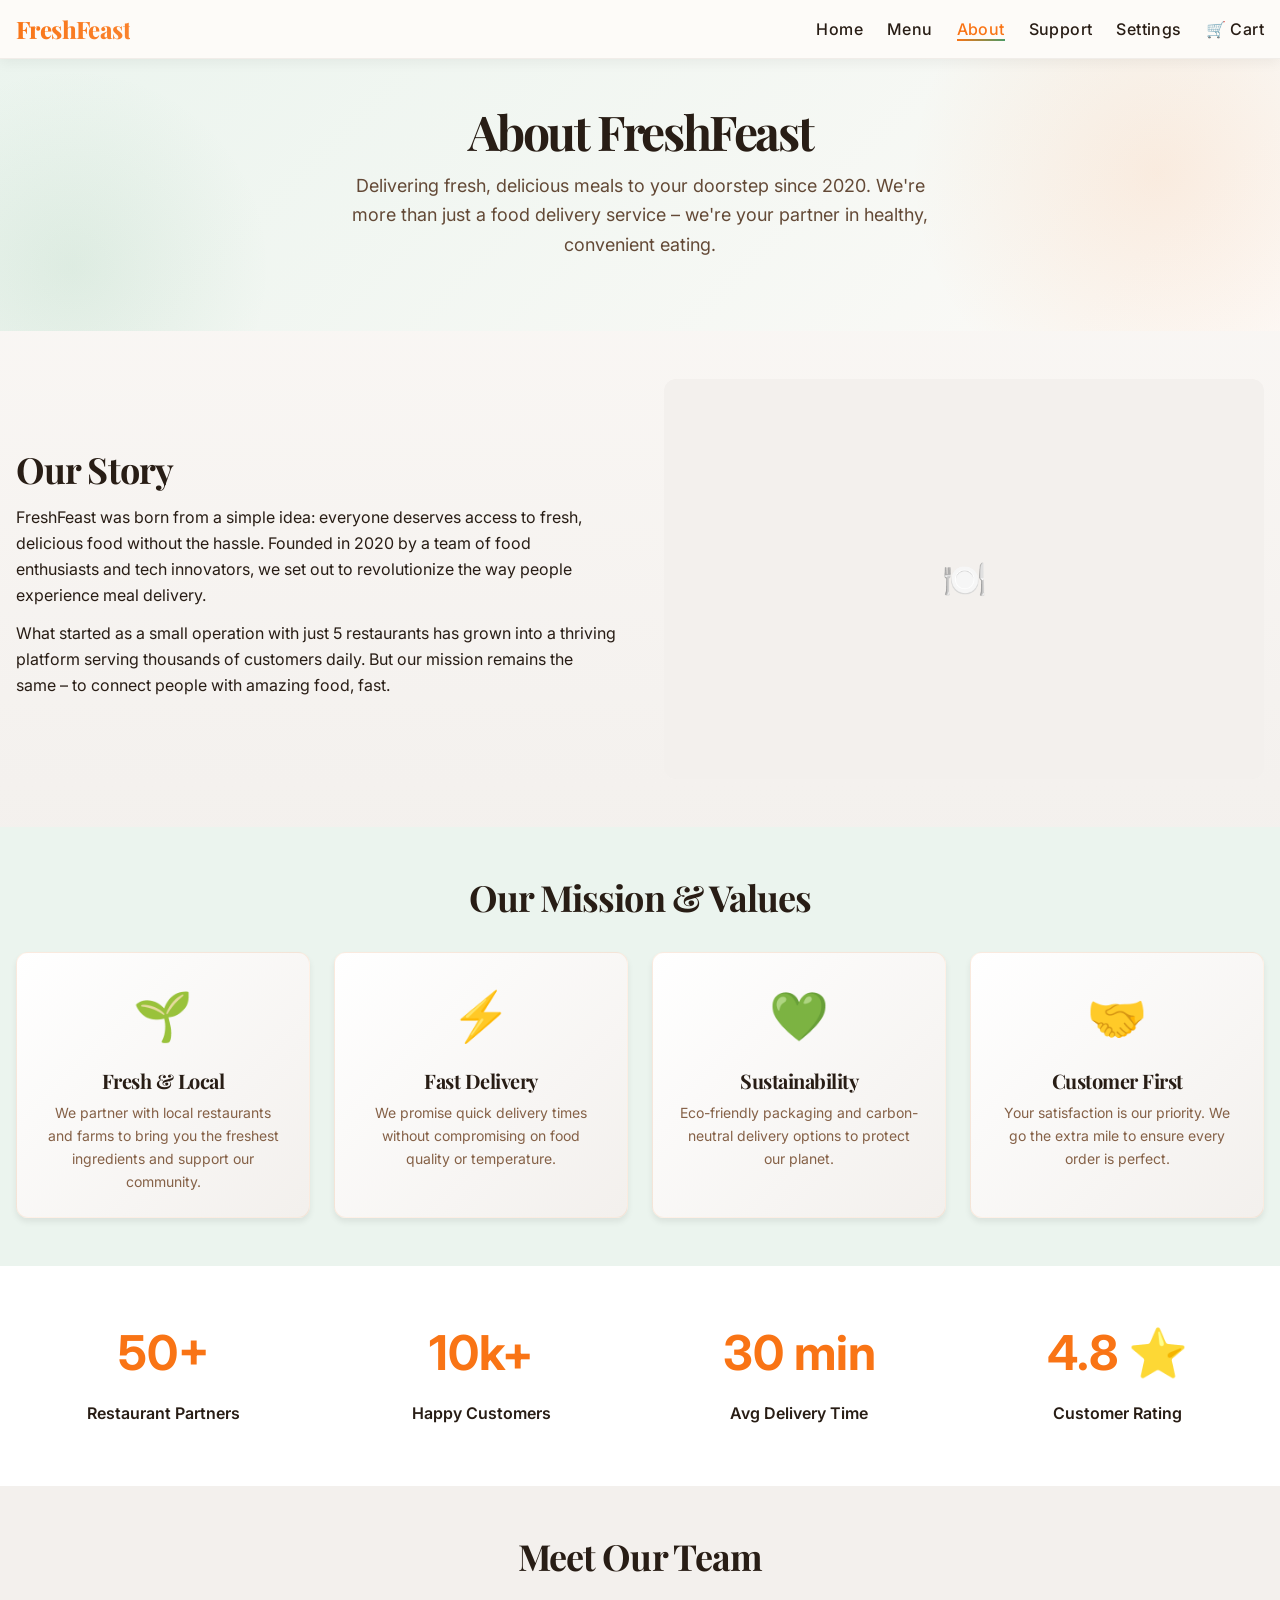
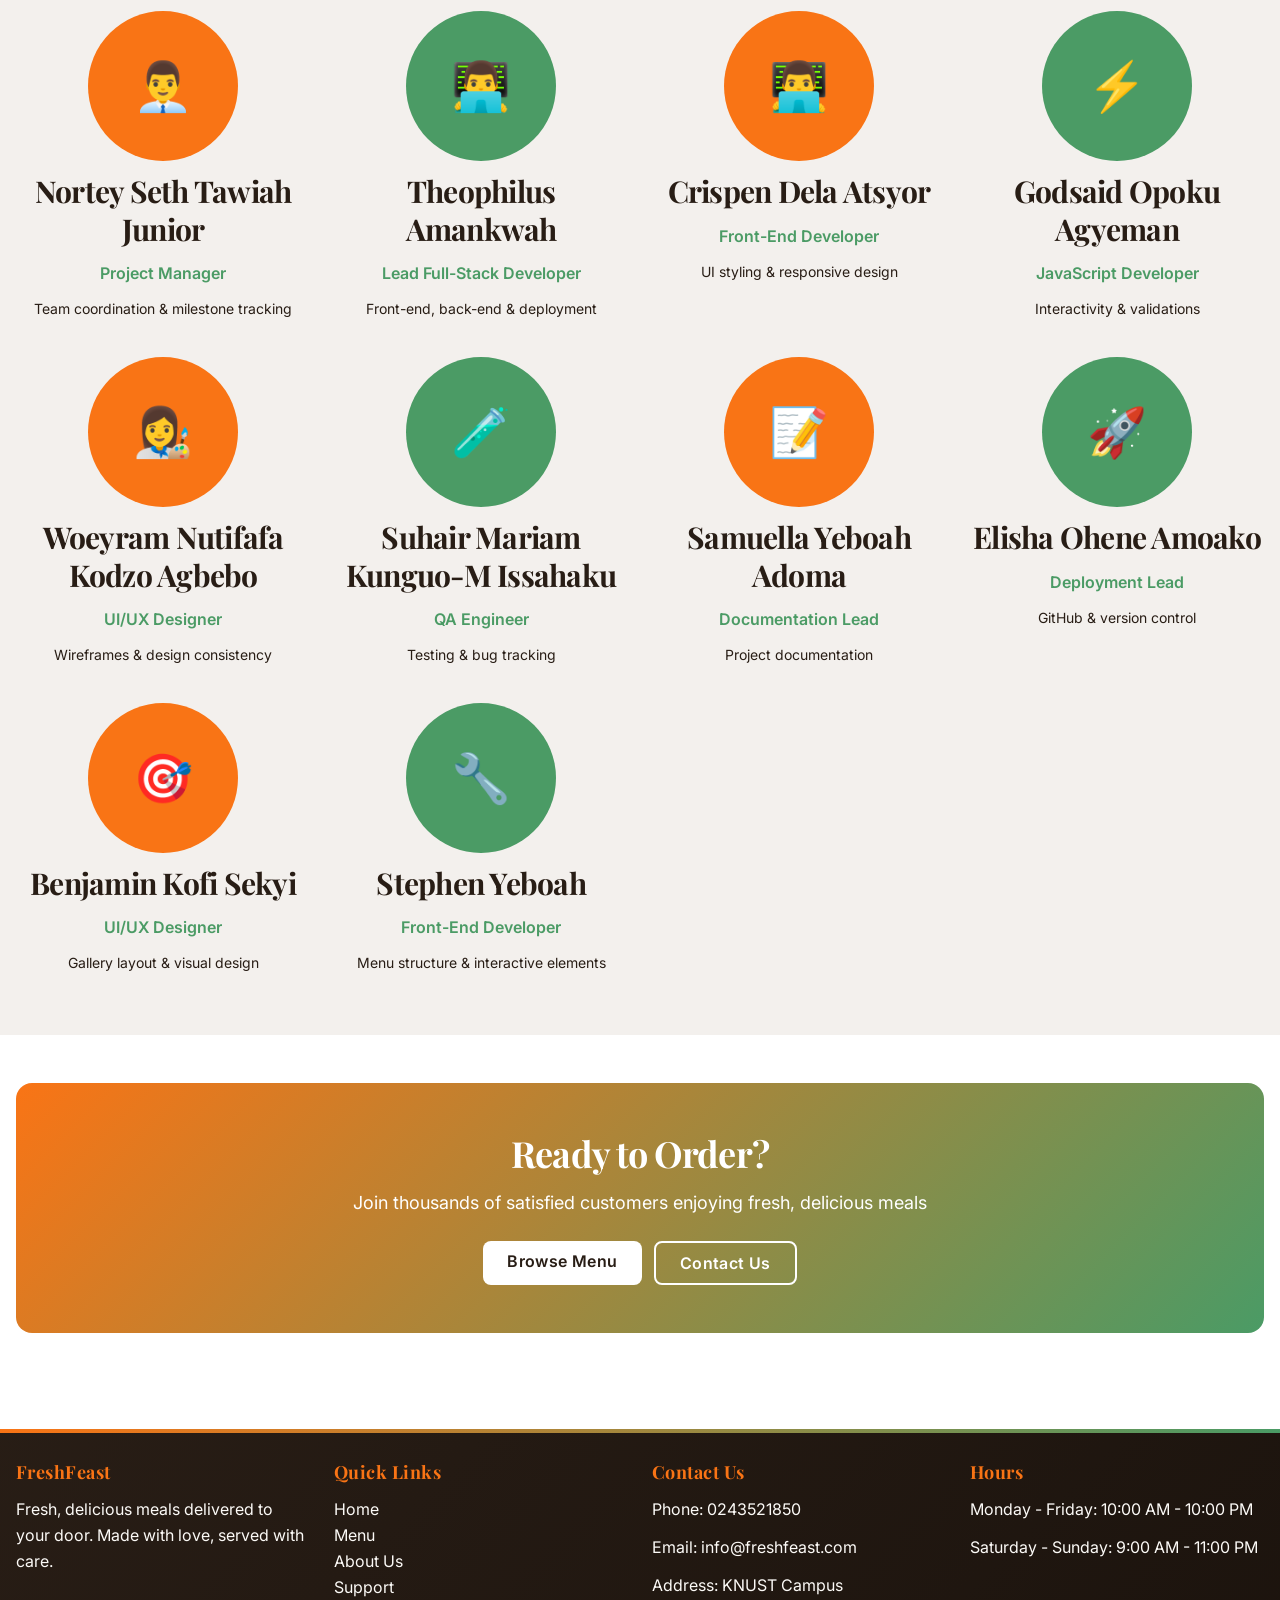
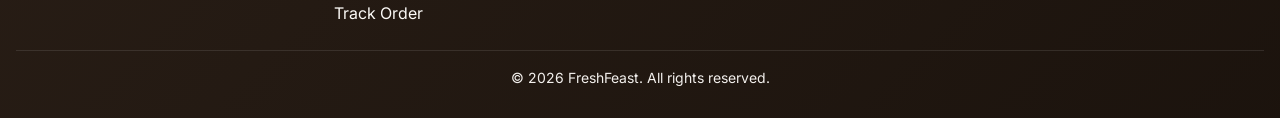
<file: about.html>
<!DOCTYPE html>
<html lang="en">
<head>
  <meta charset="UTF-8">
  <meta name="viewport" content="width=device-width, initial-scale=1.0">
  <meta name="description" content="Learn more about FreshFeast - our story, mission, and values">
  <title>About Us - FreshFeast</title>
  <link rel="stylesheet" href="css/styles.css">
</head>
<body>
  <!-- Navigation -->
  <nav class="navbar">
    <div class="container nav-container">
      <a href="index.html" class="logo">FreshFeast</a>
      
      <button class="mobile-menu-toggle" id="mobileMenuToggle" aria-label="Toggle menu">
        <span></span>
        <span></span>
        <span></span>
      </button>
      
      <ul class="nav-menu" id="navMenu">
        <li><a href="index.html" class="nav-link">Home</a></li>
        <li><a href="menu.html" class="nav-link">Menu</a></li>
        <li><a href="about.html" class="nav-link active">About</a></li>
        <li><a href="support.html" class="nav-link">Support</a></li>
        <li><a href="preferences.html" class="nav-link">Settings</a></li>
        <li><a href="cart.html" class="nav-link" style="position: relative;">🛒 Cart <span class="cart-badge" style="position: absolute; top: -8px; right: -8px; background: var(--primary); color: white; border-radius: 50%; width: 20px; height: 20px; font-size: 12px; display: none; align-items: center; justify-content: center; font-weight: bold;">0</span></a></li>
      </ul>
    </div>
  </nav>

  <!-- Hero Section -->
  <section class="hero" style="padding: var(--spacing-3xl) 0; background: linear-gradient(135deg, var(--secondary) 0%, var(--background) 100%);">
    <div class="container">
      <div style="max-width: 700px; margin: 0 auto; text-align: center;">
        <h1>About FreshFeast</h1>
        <p style="font-size: var(--text-lg); margin-top: var(--spacing-lg);">Delivering fresh, delicious meals to your doorstep since 2020. We're more than just a food delivery service – we're your partner in healthy, convenient eating.</p>
      </div>
    </div>
  </section>

  <!-- Our Story -->
  <section class="section-padding">
    <div class="container">
      <div style="display: grid; grid-template-columns: 1fr 1fr; gap: var(--spacing-3xl); align-items: center;">
        <div>
          <h2>Our Story</h2>
          <p>FreshFeast was born from a simple idea: everyone deserves access to fresh, delicious food without the hassle. Founded in 2020 by a team of food enthusiasts and tech innovators, we set out to revolutionize the way people experience meal delivery.</p>
          <p>What started as a small operation with just 5 restaurants has grown into a thriving platform serving thousands of customers daily. But our mission remains the same – to connect people with amazing food, fast.</p>
        </div>
        <div style="background-color: var(--muted); height: 400px; border-radius: var(--radius-lg); display: flex; align-items: center; justify-content: center; font-size: var(--text-4xl);">
          🍽️
        </div>
      </div>
    </div>
  </section>

  <!-- Mission & Values -->
  <section class="section-padding" style="background-color: var(--secondary);">
    <div class="container">
      <h2 style="text-align: center; margin-bottom: var(--spacing-2xl);">Our Mission & Values</h2>
      
      <div class="features-grid">
        <div class="feature-card">
          <div class="feature-icon">🌱</div>
          <h3>Fresh & Local</h3>
          <p>We partner with local restaurants and farms to bring you the freshest ingredients and support our community.</p>
        </div>
        
        <div class="feature-card">
          <div class="feature-icon">⚡</div>
          <h3>Fast Delivery</h3>
          <p>We promise quick delivery times without compromising on food quality or temperature.</p>
        </div>
        
        <div class="feature-card">
          <div class="feature-icon">💚</div>
          <h3>Sustainability</h3>
          <p>Eco-friendly packaging and carbon-neutral delivery options to protect our planet.</p>
        </div>
        
        <div class="feature-card">
          <div class="feature-icon">🤝</div>
          <h3>Customer First</h3>
          <p>Your satisfaction is our priority. We go the extra mile to ensure every order is perfect.</p>
        </div>
      </div>
    </div>
  </section>

  <!-- Stats Section -->
  <section class="section-padding">
    <div class="container">
      <div style="display: grid; grid-template-columns: repeat(auto-fit, minmax(200px, 1fr)); gap: var(--spacing-xl); text-align: center;">
        <div>
          <div style="font-size: var(--text-5xl); font-weight: 700; color: var(--primary); margin-bottom: var(--spacing-sm);">50+</div>
          <p style="font-weight: 600;">Restaurant Partners</p>
        </div>
        <div>
          <div style="font-size: var(--text-5xl); font-weight: 700; color: var(--primary); margin-bottom: var(--spacing-sm);">10k+</div>
          <p style="font-weight: 600;">Happy Customers</p>
        </div>
        <div>
          <div style="font-size: var(--text-5xl); font-weight: 700; color: var(--primary); margin-bottom: var(--spacing-sm);">30 min</div>
          <p style="font-weight: 600;">Avg Delivery Time</p>
        </div>
        <div>
          <div style="font-size: var(--text-5xl); font-weight: 700; color: var(--primary); margin-bottom: var(--spacing-sm);">4.8 ⭐</div>
          <p style="font-weight: 600;">Customer Rating</p>
        </div>
      </div>
    </div>
  </section>

  <!-- Team Section -->
  <section class="section-padding" style="background-color: var(--muted);">
    <div class="container">
      <h2 style="text-align: center; margin-bottom: var(--spacing-2xl);">Meet Our Team</h2>
      
      <div style="display: grid; grid-template-columns: repeat(auto-fit, minmax(250px, 1fr)); gap: var(--spacing-xl);">
        <div style="text-align: center;">
          <div style="width: 150px; height: 150px; border-radius: 50%; background-color: var(--primary); margin: 0 auto var(--spacing-md); display: flex; align-items: center; justify-content: center; font-size: var(--text-5xl);">👨‍💼</div>
          <h3>Nortey Seth Tawiah Junior</h3>
          <p style="color: var(--accent); font-weight: 600;">Project Manager</p>
          <p style="font-size: var(--text-sm);">Team coordination & milestone tracking</p>
        </div>
        
        <div style="text-align: center;">
          <div style="width: 150px; height: 150px; border-radius: 50%; background-color: var(--accent); margin: 0 auto var(--spacing-md); display: flex; align-items: center; justify-content: center; font-size: var(--text-5xl);">👨‍💻</div>
          <h3>Theophilus Amankwah</h3>
          <p style="color: var(--accent); font-weight: 600;">Lead Full-Stack Developer</p>
          <p style="font-size: var(--text-sm);">Front-end, back-end & deployment</p>
        </div>
        
        <div style="text-align: center;">
          <div style="width: 150px; height: 150px; border-radius: 50%; background-color: var(--primary); margin: 0 auto var(--spacing-md); display: flex; align-items: center; justify-content: center; font-size: var(--text-5xl);">👨‍💻</div>
          <h3>Crispen Dela Atsyor</h3>
          <p style="color: var(--accent); font-weight: 600;">Front-End Developer</p>
          <p style="font-size: var(--text-sm);">UI styling & responsive design</p>
        </div>
        
        <div style="text-align: center;">
          <div style="width: 150px; height: 150px; border-radius: 50%; background-color: var(--accent); margin: 0 auto var(--spacing-md); display: flex; align-items: center; justify-content: center; font-size: var(--text-5xl);">⚡</div>
          <h3>Godsaid Opoku Agyeman</h3>
          <p style="color: var(--accent); font-weight: 600;">JavaScript Developer</p>
          <p style="font-size: var(--text-sm);">Interactivity & validations</p>
        </div>
        
        <div style="text-align: center;">
          <div style="width: 150px; height: 150px; border-radius: 50%; background-color: var(--primary); margin: 0 auto var(--spacing-md); display: flex; align-items: center; justify-content: center; font-size: var(--text-5xl);">👩‍🎨</div>
          <h3>Woeyram Nutifafa Kodzo Agbebo</h3>
          <p style="color: var(--accent); font-weight: 600;">UI/UX Designer</p>
          <p style="font-size: var(--text-sm);">Wireframes & design consistency</p>
        </div>
        
        <div style="text-align: center;">
          <div style="width: 150px; height: 150px; border-radius: 50%; background-color: var(--accent); margin: 0 auto var(--spacing-md); display: flex; align-items: center; justify-content: center; font-size: var(--text-5xl);">🧪</div>
          <h3>Suhair Mariam Kunguo-M Issahaku</h3>
          <p style="color: var(--accent); font-weight: 600;">QA Engineer</p>
          <p style="font-size: var(--text-sm);">Testing & bug tracking</p>
        </div>
        
        <div style="text-align: center;">
          <div style="width: 150px; height: 150px; border-radius: 50%; background-color: var(--primary); margin: 0 auto var(--spacing-md); display: flex; align-items: center; justify-content: center; font-size: var(--text-5xl);">📝</div>
          <h3>Samuella Yeboah Adoma</h3>
          <p style="color: var(--accent); font-weight: 600;">Documentation Lead</p>
          <p style="font-size: var(--text-sm);">Project documentation</p>
        </div>
        
        <div style="text-align: center;">
          <div style="width: 150px; height: 150px; border-radius: 50%; background-color: var(--accent); margin: 0 auto var(--spacing-md); display: flex; align-items: center; justify-content: center; font-size: var(--text-5xl);">🚀</div>
          <h3>Elisha Ohene Amoako</h3>
          <p style="color: var(--accent); font-weight: 600;">Deployment Lead</p>
          <p style="font-size: var(--text-sm);">GitHub & version control</p>
        </div>
        
        <div style="text-align: center;">
          <div style="width: 150px; height: 150px; border-radius: 50%; background-color: var(--primary); margin: 0 auto var(--spacing-md); display: flex; align-items: center; justify-content: center; font-size: var(--text-5xl);">🎯</div>
          <h3>Benjamin Kofi Sekyi</h3>
          <p style="color: var(--accent); font-weight: 600;">UI/UX Designer</p>
          <p style="font-size: var(--text-sm);">Gallery layout & visual design</p>
        </div>
        
        <div style="text-align: center;">
          <div style="width: 150px; height: 150px; border-radius: 50%; background-color: var(--accent); margin: 0 auto var(--spacing-md); display: flex; align-items: center; justify-content: center; font-size: var(--text-5xl);">🔧</div>
          <h3>Stephen Yeboah</h3>
          <p style="color: var(--accent); font-weight: 600;">Front-End Developer</p>
          <p style="font-size: var(--text-sm);">Menu structure & interactive elements</p>
        </div>
      </div>
    </div>
  </section>

  <!-- CTA Section -->
  <section class="section-padding">
    <div class="container">
      <div style="background: linear-gradient(135deg, var(--primary), var(--accent)); padding: var(--spacing-3xl); border-radius: var(--radius-xl); text-align: center; color: white;">
        <h2 style="color: white;">Ready to Order?</h2>
        <p style="font-size: var(--text-lg); margin-bottom: var(--spacing-xl);">Join thousands of satisfied customers enjoying fresh, delicious meals</p>
        <div style="display: flex; gap: var(--spacing-md); justify-content: center; flex-wrap: wrap;">
          <a href="menu.html" class="btn" style="background: white; color: var(--foreground);">Browse Menu</a>
          <a href="support.html" class="btn" style="background: transparent; border: 2px solid white; color: white;">Contact Us</a>
        </div>
      </div>
    </div>
  </section>

  <!-- Footer -->
  <footer class="footer">
    <div class="container">
      <div class="footer-content">
        <div class="footer-section">
          <h3>FreshFeast</h3>
          <p>Fresh, delicious meals delivered to your door. Made with love, served with care.</p>
        </div>
        
        <div class="footer-section">
          <h3>Quick Links</h3>
          <ul>
            <li><a href="index.html">Home</a></li>
            <li><a href="menu.html">Menu</a></li>
            <li><a href="about.html">About Us</a></li>
            <li><a href="support.html">Support</a></li>
            <li><a href="track-order.html">Track Order</a></li>
          </ul>
        </div>
        
        <div class="footer-section">
          <h3>Contact Us</h3>
          <p>Phone: 0243521850</p>
          <p>Email: info@freshfeast.com</p>
          <p>Address: KNUST Campus</p>
        </div>
        
        <div class="footer-section">
          <h3>Hours</h3>
          <p>Monday - Friday: 10:00 AM - 10:00 PM</p>
          <p>Saturday - Sunday: 9:00 AM - 11:00 PM</p>
        </div>
      </div>
      
      <div class="footer-bottom">
        <p>&copy; 2026 FreshFeast. All rights reserved.</p>
      </div>
    </div>
  </footer>

  <script src="js/script.js"></script>
</body>
</html>
</file>
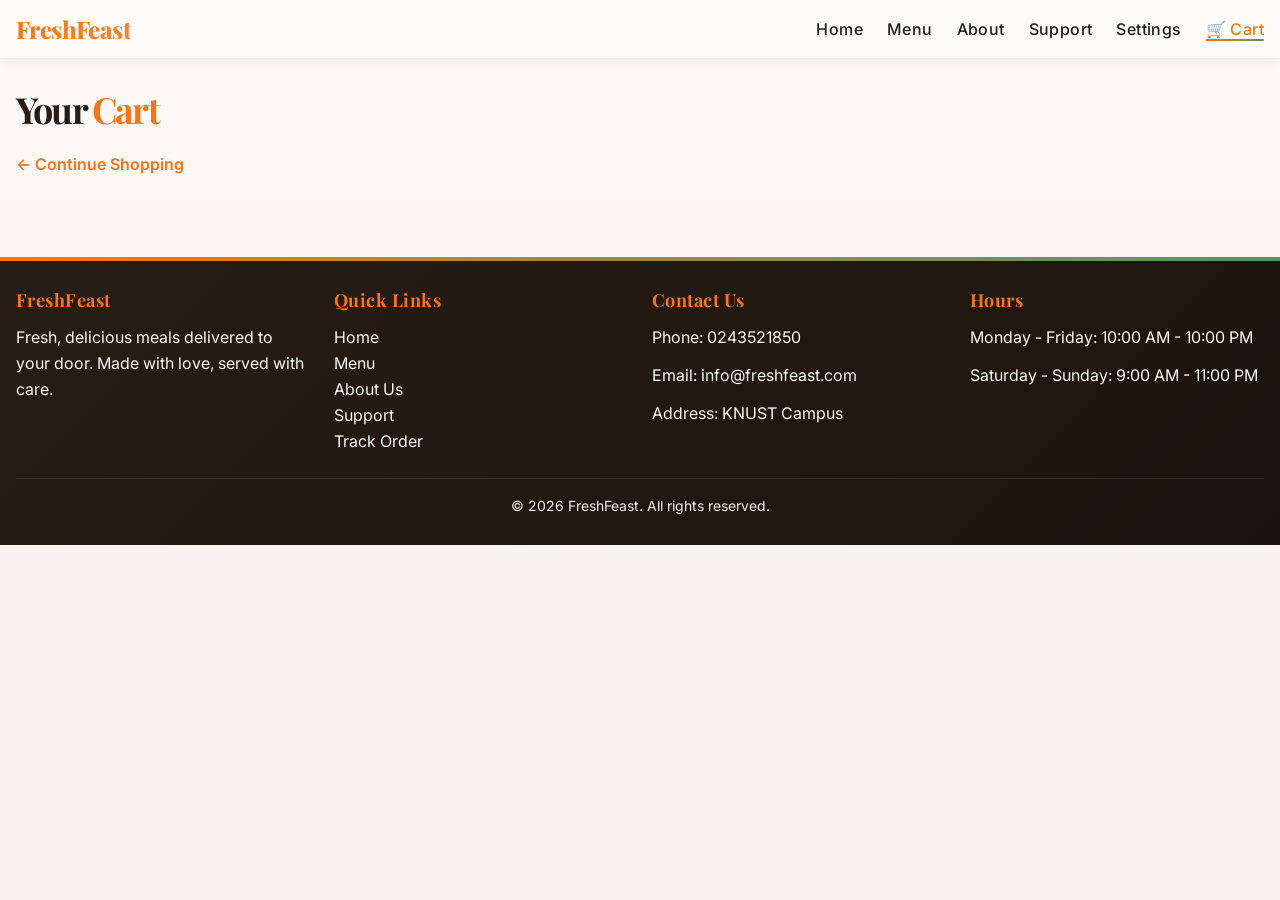
<file: cart.html>
<!DOCTYPE html>
<html lang="en">
<head>
  <meta charset="UTF-8">
  <meta name="viewport" content="width=device-width, initial-scale=1.0">
  <meta name="description" content="View your shopping cart">
  <title>Your Cart - FreshFeast</title>
  <link rel="stylesheet" href="css/styles.css">
  <link rel="stylesheet" href="css/cart.css">
</head>
<body>
  <!-- Navigation -->
  <nav class="navbar">
    <div class="container nav-container">
      <a href="index.html" class="logo">FreshFeast</a>
      
      <button class="mobile-menu-toggle" id="mobileMenuToggle" aria-label="Toggle menu">
        <span></span>
        <span></span>
        <span></span>
      </button>
      
      <ul class="nav-menu" id="navMenu">
        <li><a href="index.html" class="nav-link">Home</a></li>
        <li><a href="menu.html" class="nav-link">Menu</a></li>
        <li><a href="about.html" class="nav-link">About</a></li>
        <li><a href="support.html" class="nav-link">Support</a></li>
        <li><a href="preferences.html" class="nav-link">Settings</a></li>
        <li><a href="cart.html" class="nav-link active" style="position: relative;">🛒 Cart <span class="cart-badge" style="position: absolute; top: -8px; right: -8px; background: var(--primary); color: white; border-radius: 50%; width: 20px; height: 20px; font-size: 12px; display: none; align-items: center; justify-content: center; font-weight: bold;">0</span></a></li>
      </ul>
    </div>
  </nav>

  <!-- Cart Content -->
  <section>
    <div class="container">
      <div class="cart-page-layout">
        <!-- Cart Items -->
        <div>
          <h1 class="cart-page-title">Your <span>Cart</span></h1>
          
          <div class="cart-items-list" id="cartItemsList">
            <!-- Cart items will be dynamically loaded here -->
            <div class="empty-cart-message" id="emptyCartMessage">
              <h2>Your cart is empty</h2>
              <p>Start adding some delicious meals to your cart!</p>
              <a href="menu.html" class="btn btn-primary">Browse Menu</a>
            </div>
          </div>

          <div class="continue-shopping">
            <a href="menu.html">← Continue Shopping</a>
          </div>
        </div>

        <!-- Order Summary -->
        <div class="order-summary-card" id="orderSummaryCard" style="display: none;">
          <h2>Order Summary</h2>
          
          <div class="summary-row">
            <span>Subtotal</span>
            <span id="summarySubtotal">$0.00</span>
          </div>
          
          <div class="summary-row">
            <span>Delivery Fee</span>
            <span id="summaryDelivery">$3.99</span>
          </div>
          
          <div class="summary-row total">
            <span>Total</span>
            <span id="summaryTotal">$0.00</span>
          </div>

          <div class="promo-code">
            <div class="promo-code-input">
              <input type="text" id="promoCodeInput" placeholder="Promo code">
              <button id="applyPromoBtn">Apply</button>
            </div>
          </div>

          <button class="checkout-btn" id="checkoutBtn">
            Checkout →
          </button>
        </div>
      </div>
    </div>
  </section>

  <!-- Footer -->
  <footer class="footer">
    <div class="container">
      <div class="footer-content">
        <div class="footer-section">
          <h3>FreshFeast</h3>
          <p>Fresh, delicious meals delivered to your door. Made with love, served with care.</p>
        </div>
        
        <div class="footer-section">
          <h3>Quick Links</h3>
          <ul>
            <li><a href="index.html">Home</a></li>
            <li><a href="menu.html">Menu</a></li>
            <li><a href="about.html">About Us</a></li>
            <li><a href="support.html">Support</a></li>
            <li><a href="track-order.html">Track Order</a></li>
          </ul>
        </div>
        
        <div class="footer-section">
          <h3>Contact Us</h3>
          <p>Phone: 0243521850</p>
          <p>Email: info@freshfeast.com</p>
          <p>Address: KNUST Campus</p>
        </div>
        
        <div class="footer-section">
          <h3>Hours</h3>
          <p>Monday - Friday: 10:00 AM - 10:00 PM</p>
          <p>Saturday - Sunday: 9:00 AM - 11:00 PM</p>
        </div>
      </div>
      
      <div class="footer-bottom">
        <p>&copy; 2026 FreshFeast. All rights reserved.</p>
      </div>
    </div>
  </footer>

  <script src="js/script.js"></script>
</body>
</html>
</file>
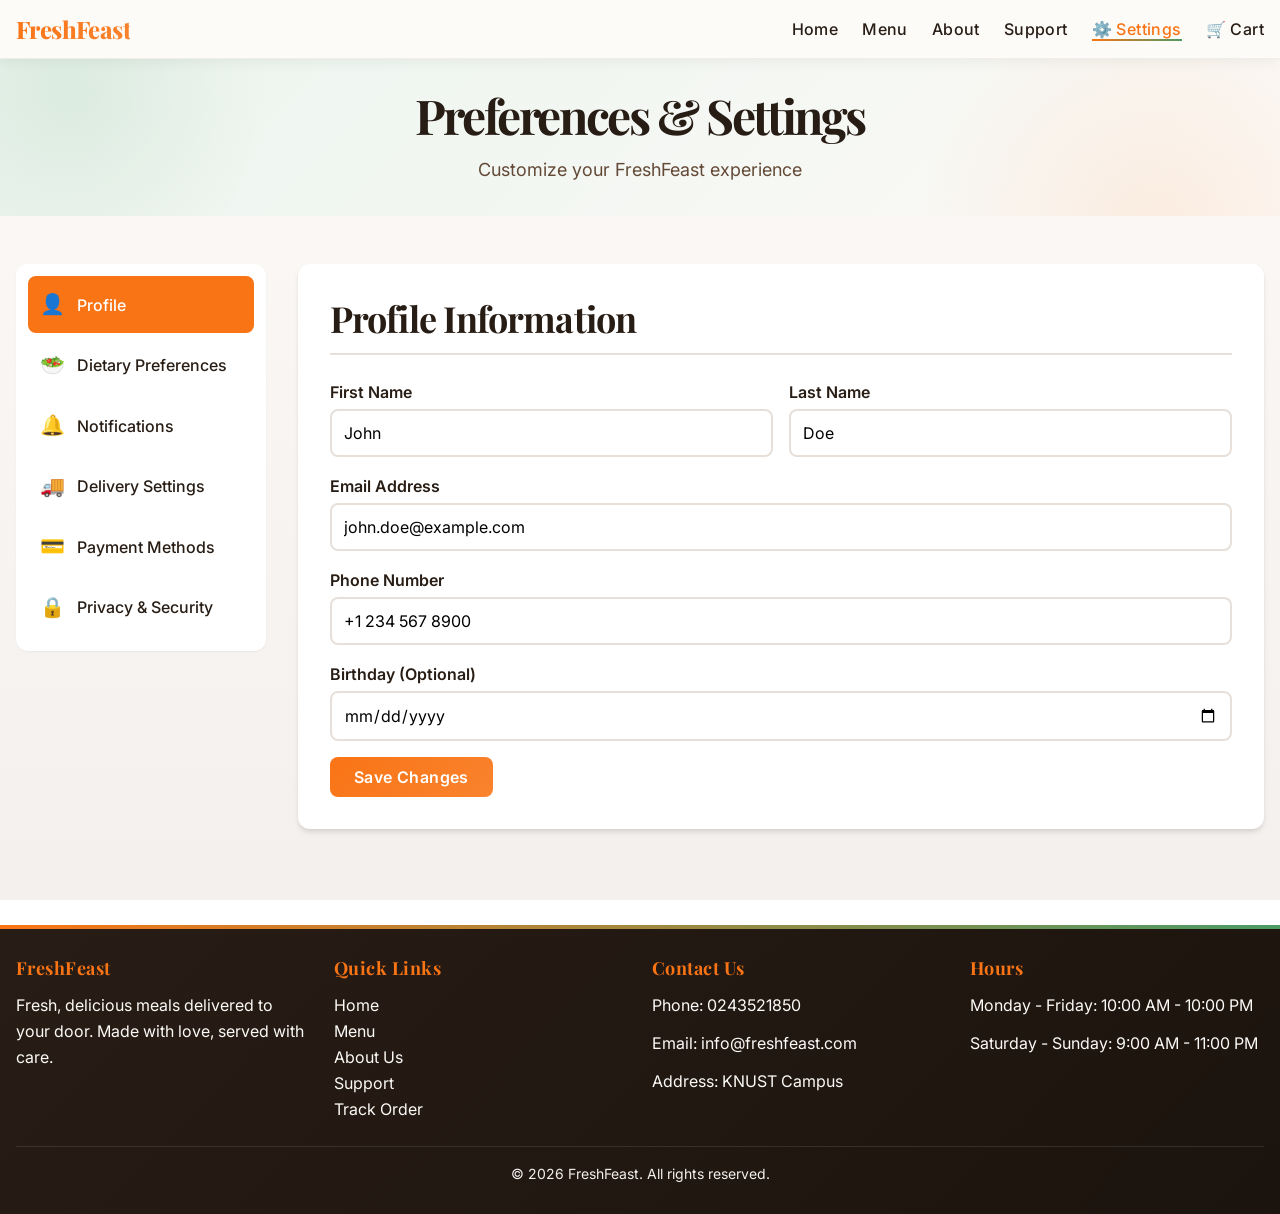
<file: preferences.html>
<!DOCTYPE html>
<html lang="en">
<head>
  <meta charset="UTF-8">
  <meta name="viewport" content="width=device-width, initial-scale=1.0">
  <meta name="description" content="Manage your FreshFeast preferences and settings">
  <title>Preferences - FreshFeast</title>
  <link rel="stylesheet" href="css/styles.css">
  <link rel="stylesheet" href="css/preferences.css">
</head>
<body>
  <!-- Navigation -->
  <nav class="navbar">
    <div class="container nav-container">
      <a href="index.html" class="logo">FreshFeast</a>
      
      <button class="mobile-menu-toggle" id="mobileMenuToggle" aria-label="Toggle menu">
        <span></span>
        <span></span>
        <span></span>
      </button>
      
      <ul class="nav-menu" id="navMenu">
        <li><a href="index.html" class="nav-link">Home</a></li>
        <li><a href="menu.html" class="nav-link">Menu</a></li>
        <li><a href="about.html" class="nav-link">About</a></li>
        <li><a href="support.html" class="nav-link">Support</a></li>
        <li><a href="preferences.html" class="nav-link active">⚙️ Settings</a></li>
        <li><a href="cart.html" class="nav-link" style="position: relative;">🛒 Cart <span class="cart-badge" style="position: absolute; top: -8px; right: -8px; background: var(--primary); color: white; border-radius: 50%; width: 20px; height: 20px; font-size: 12px; display: none; align-items: center; justify-content: center; font-weight: bold;">0</span></a></li>
      </ul>
    </div>
  </nav>

  <!-- Page Header -->
  <section class="hero" style="padding: var(--spacing-2xl) 0;">
    <div class="container">
      <h1 style="text-align: center;">Preferences & Settings</h1>
      <p style="text-align: center; max-width: 600px; margin: 0 auto;">Customize your FreshFeast experience</p>
    </div>
  </section>

  <!-- Preferences Content -->
  <section class="section-padding">
    <div class="container">
      <div class="preferences-layout">
        <!-- Settings Menu -->
        <div class="settings-sidebar">
          <nav class="settings-nav">
            <a href="#profile" class="settings-nav-item active" data-section="profile">
              <span>👤</span> Profile
            </a>
            <a href="#dietary" class="settings-nav-item" data-section="dietary">
              <span>🥗</span> Dietary Preferences
            </a>
            <a href="#notifications" class="settings-nav-item" data-section="notifications">
              <span>🔔</span> Notifications
            </a>
            <a href="#delivery" class="settings-nav-item" data-section="delivery">
              <span>🚚</span> Delivery Settings
            </a>
            <a href="#payment" class="settings-nav-item" data-section="payment">
              <span>💳</span> Payment Methods
            </a>
            <a href="#privacy" class="settings-nav-item" data-section="privacy">
              <span>🔒</span> Privacy & Security
            </a>
          </nav>
        </div>

        <!-- Settings Content -->
        <div class="settings-content">
          <!-- Profile Section -->
          <div class="settings-section active" id="profile">
            <h2>Profile Information</h2>
            <form class="settings-form">
              <div class="form-row">
                <div class="form-group">
                  <label for="firstName">First Name</label>
                  <input type="text" id="firstName" value="John">
                </div>
                <div class="form-group">
                  <label for="lastName">Last Name</label>
                  <input type="text" id="lastName" value="Doe">
                </div>
              </div>
              
              <div class="form-group">
                <label for="email">Email Address</label>
                <input type="email" id="email" value="john.doe@example.com">
              </div>
              
              <div class="form-group">
                <label for="phone">Phone Number</label>
                <input type="tel" id="phone" value="+1 234 567 8900">
              </div>
              
              <div class="form-group">
                <label for="birthday">Birthday (Optional)</label>
                <input type="date" id="birthday">
              </div>
              
              <button type="button" class="btn btn-primary">Save Changes</button>
            </form>
          </div>

          <!-- Dietary Preferences Section -->
          <div class="settings-section" id="dietary">
            <h2>Dietary Preferences</h2>
            <p class="section-description">Help us recommend dishes that match your dietary needs</p>
            
            <div class="preference-grid">
              <label class="preference-card">
                <input type="checkbox" name="dietary" value="vegetarian">
                <span class="preference-icon">🥬</span>
                <span class="preference-label">Vegetarian</span>
              </label>
              
              <label class="preference-card">
                <input type="checkbox" name="dietary" value="vegan">
                <span class="preference-icon">🌱</span>
                <span class="preference-label">Vegan</span>
              </label>
              
              <label class="preference-card">
                <input type="checkbox" name="dietary" value="gluten-free">
                <span class="preference-icon">🌾</span>
                <span class="preference-label">Gluten-Free</span>
              </label>
              
              <label class="preference-card">
                <input type="checkbox" name="dietary" value="dairy-free">
                <span class="preference-icon">🥛</span>
                <span class="preference-label">Dairy-Free</span>
              </label>
              
              <label class="preference-card">
                <input type="checkbox" name="dietary" value="halal">
                <span class="preference-icon">🕌</span>
                <span class="preference-label">Halal</span>
              </label>
              
              <label class="preference-card">
                <input type="checkbox" name="dietary" value="kosher">
                <span class="preference-icon">✡️</span>
                <span class="preference-label">Kosher</span>
              </label>
            </div>
            
            <h3 style="margin-top: var(--spacing-xl);">Allergies</h3>
            <div class="allergy-tags">
              <label class="tag-checkbox">
                <input type="checkbox" name="allergy" value="nuts">
                <span>🥜 Nuts</span>
              </label>
              <label class="tag-checkbox">
                <input type="checkbox" name="allergy" value="shellfish">
                <span>🦐 Shellfish</span>
              </label>
              <label class="tag-checkbox">
                <input type="checkbox" name="allergy" value="eggs">
                <span>🥚 Eggs</span>
              </label>
              <label class="tag-checkbox">
                <input type="checkbox" name="allergy" value="soy">
                <span>🫘 Soy</span>
              </label>
              <label class="tag-checkbox">
                <input type="checkbox" name="allergy" value="dairy">
                <span>🧀 Dairy</span>
              </label>
            </div>
            
            <button type="button" class="btn btn-primary" style="margin-top: var(--spacing-xl);">Save Preferences</button>
          </div>

          <!-- Notifications Section -->
          <div class="settings-section" id="notifications">
            <h2>Notification Preferences</h2>
            
            <div class="toggle-list">
              <div class="toggle-item">
                <div>
                  <strong>Order Updates</strong>
                  <p>Get notified about your order status</p>
                </div>
                <label class="toggle-switch">
                  <input type="checkbox" checked>
                  <span class="toggle-slider"></span>
                </label>
              </div>
              
              <div class="toggle-item">
                <div>
                  <strong>Promotions & Offers</strong>
                  <p>Receive special deals and discounts</p>
                </div>
                <label class="toggle-switch">
                  <input type="checkbox" checked>
                  <span class="toggle-slider"></span>
                </label>
              </div>
              
              <div class="toggle-item">
                <div>
                  <strong>New Menu Items</strong>
                  <p>Be the first to know about new dishes</p>
                </div>
                <label class="toggle-switch">
                  <input type="checkbox">
                  <span class="toggle-slider"></span>
                </label>
              </div>
              
              <div class="toggle-item">
                <div>
                  <strong>Email Newsletter</strong>
                  <p>Weekly updates and food tips</p>
                </div>
                <label class="toggle-switch">
                  <input type="checkbox" checked>
                  <span class="toggle-slider"></span>
                </label>
              </div>
              
              <div class="toggle-item">
                <div>
                  <strong>SMS Notifications</strong>
                  <p>Text messages for order updates</p>
                </div>
                <label class="toggle-switch">
                  <input type="checkbox" checked>
                  <span class="toggle-slider"></span>
                </label>
              </div>
            </div>
          </div>

          <!-- Delivery Settings Section -->
          <div class="settings-section" id="delivery">
            <h2>Delivery Addresses</h2>
            
            <div class="address-list">
              <div class="address-card">
                <div class="address-badge">Default</div>
                <strong>Home</strong>
                <p>KNUST Campus</p>
                <div class="address-actions">
                  <button class="btn-link">Edit</button>
                  <button class="btn-link">Remove</button>
                </div>
              </div>
              
              <div class="address-card">
                <strong>Work</strong>
                <p>456 Office Plaza<br>Business District, FC 54321</p>
                <div class="address-actions">
                  <button class="btn-link">Set as Default</button>
                  <button class="btn-link">Edit</button>
                  <button class="btn-link">Remove</button>
                </div>
              </div>
            </div>
            
            <button class="btn btn-accent" style="margin-top: var(--spacing-lg);">+ Add New Address</button>
            
            <h3 style="margin-top: var(--spacing-2xl);">Delivery Instructions</h3>
            <textarea class="form-textarea" rows="4" placeholder="Special delivery instructions (e.g., gate code, where to leave package)"></textarea>
            
            <button type="button" class="btn btn-primary" style="margin-top: var(--spacing-md);">Save Instructions</button>
          </div>

          <!-- Payment Methods Section -->
          <div class="settings-section" id="payment">
            <h2>Payment Methods</h2>
            
            <div class="payment-list">
              <div class="payment-card">
                <div class="payment-icon">💳</div>
                <div class="payment-info">
                  <strong>Visa ending in 4242</strong>
                  <p>Expires 12/2027</p>
                </div>
                <div class="payment-badge">Default</div>
              </div>
              
              <div class="payment-card">
                <div class="payment-icon">💳</div>
                <div class="payment-info">
                  <strong>Mastercard ending in 8888</strong>
                  <p>Expires 06/2028</p>
                </div>
                <button class="btn-link">Remove</button>
              </div>
            </div>
            
            <button class="btn btn-accent" style="margin-top: var(--spacing-lg);">+ Add Payment Method</button>
          </div>

          <!-- Privacy Section -->
          <div class="settings-section" id="privacy">
            <h2>Privacy & Security</h2>
            
            <div class="toggle-list">
              <div class="toggle-item">
                <div>
                  <strong>Save Order History</strong>
                  <p>Keep track of your previous orders</p>
                </div>
                <label class="toggle-switch">
                  <input type="checkbox" checked>
                  <span class="toggle-slider"></span>
                </label>
              </div>
              
              <div class="toggle-item">
                <div>
                  <strong>Share Data for Recommendations</strong>
                  <p>Help us suggest dishes you'll love</p>
                </div>
                <label class="toggle-switch">
                  <input type="checkbox" checked>
                  <span class="toggle-slider"></span>
                </label>
              </div>
            </div>
            
            <h3 style="margin-top: var(--spacing-2xl);">Account Actions</h3>
            <div class="action-buttons">
              <button class="btn btn-primary">Change Password</button>
              <button class="btn" style="border: 2px solid var(--border);">Download My Data</button>
              <button class="btn" style="border: 2px solid hsl(0, 70%, 50%); color: hsl(0, 70%, 50%);">Delete Account</button>
            </div>
          </div>
        </div>
      </div>
    </div>
  </section>

  <!-- Footer -->
  <footer class="footer">
    <div class="container">
      <div class="footer-content">
        <div class="footer-section">
          <h3>FreshFeast</h3>
          <p>Fresh, delicious meals delivered to your door. Made with love, served with care.</p>
        </div>
        
        <div class="footer-section">
          <h3>Quick Links</h3>
          <ul>
            <li><a href="index.html">Home</a></li>
            <li><a href="menu.html">Menu</a></li>
            <li><a href="about.html">About Us</a></li>
            <li><a href="support.html">Support</a></li>
            <li><a href="track-order.html">Track Order</a></li>
          </ul>
        </div>
        
        <div class="footer-section">
          <h3>Contact Us</h3>
          <p>Phone: 0243521850</p>
          <p>Email: info@freshfeast.com</p>
          <p>Address: KNUST Campus</p>
        </div>
        
        <div class="footer-section">
          <h3>Hours</h3>
          <p>Monday - Friday: 10:00 AM - 10:00 PM</p>
          <p>Saturday - Sunday: 9:00 AM - 11:00 PM</p>
        </div>
      </div>
      
      <div class="footer-bottom">
        <p>&copy; 2026 FreshFeast. All rights reserved.</p>
      </div>
    </div>
  </footer>

  <script src="js/script.js"></script>
</body>
</html>
</file>
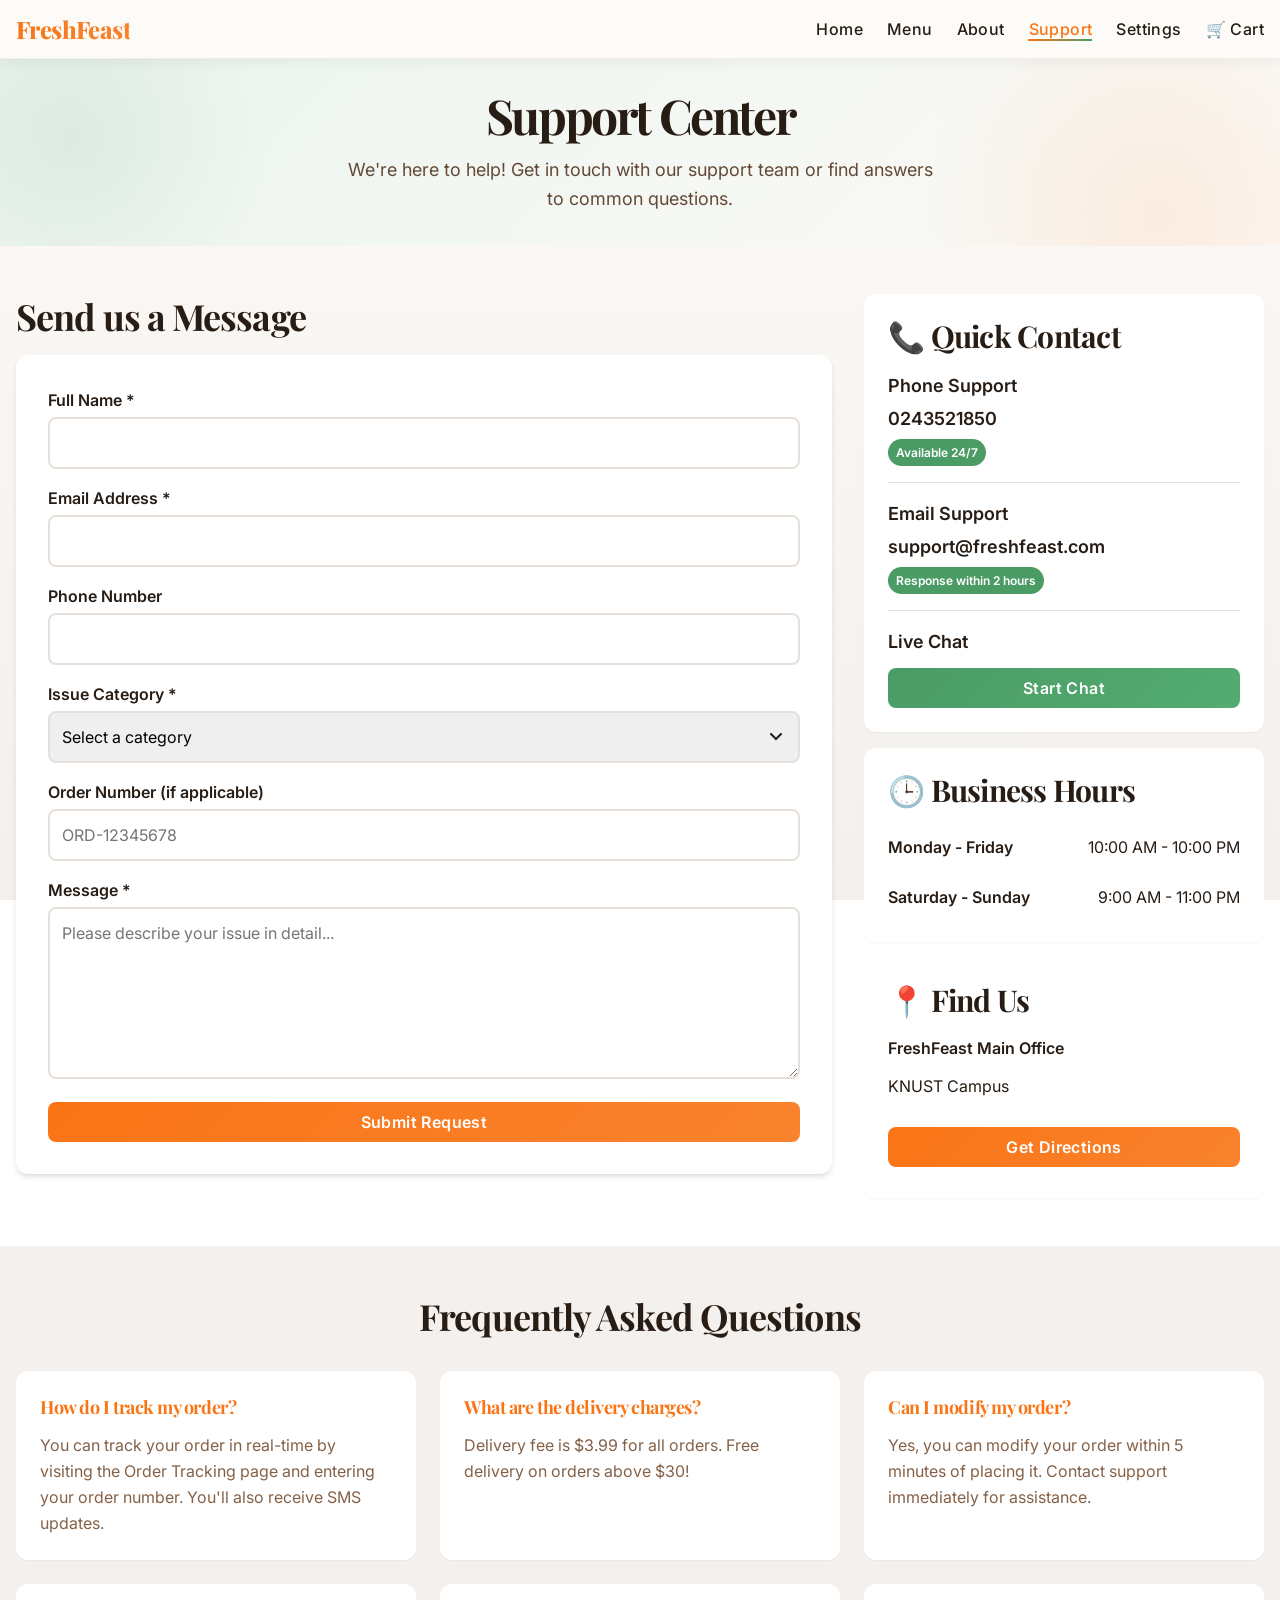
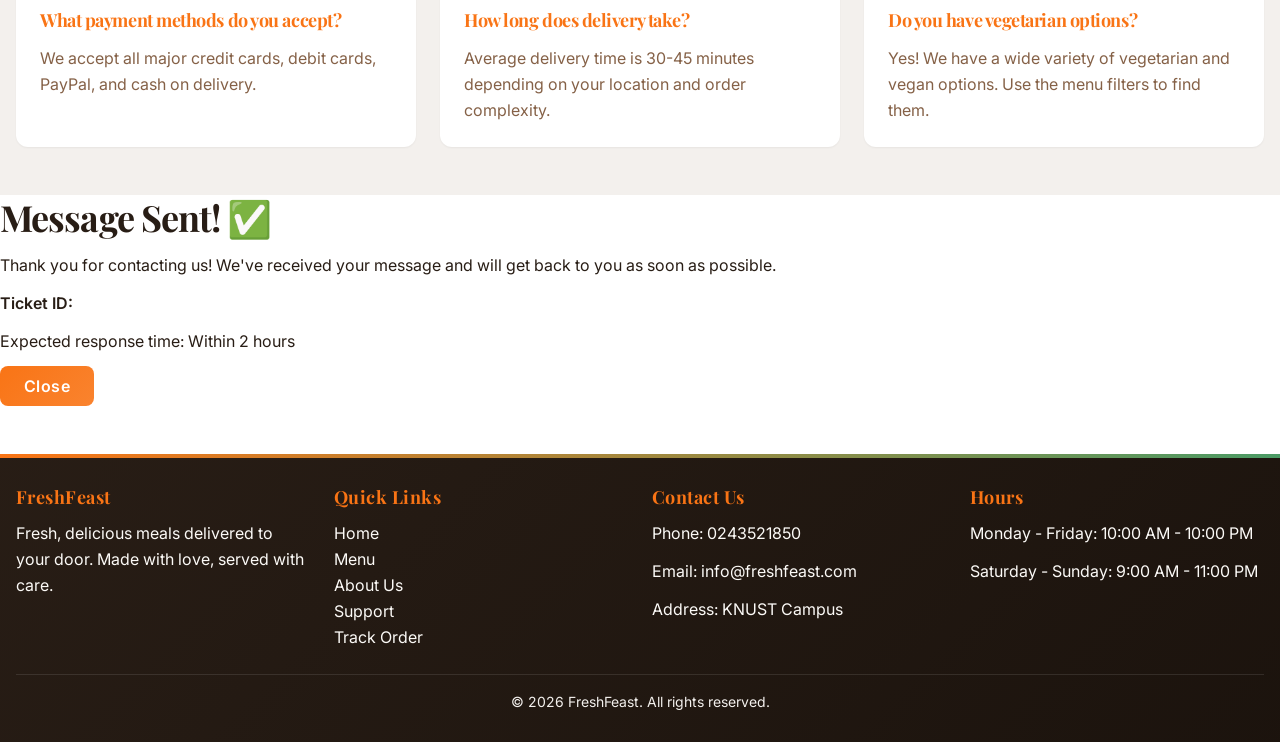
<file: support.html>
<!DOCTYPE html>
<html lang="en">
<head>
  <meta charset="UTF-8">
  <meta name="viewport" content="width=device-width, initial-scale=1.0">
  <meta name="description" content="Contact FreshFeast support team">
  <title>Support - FreshFeast</title>
  <link rel="stylesheet" href="css/styles.css">
  <link rel="stylesheet" href="css/support.css">
</head>
<body>
  <!-- Navigation -->
  <nav class="navbar">
    <div class="container nav-container">
      <a href="index.html" class="logo">FreshFeast</a>
      
      <button class="mobile-menu-toggle" id="mobileMenuToggle" aria-label="Toggle menu">
        <span></span>
        <span></span>
        <span></span>
      </button>
      
      <ul class="nav-menu" id="navMenu">
        <li><a href="index.html" class="nav-link">Home</a></li>
        <li><a href="menu.html" class="nav-link">Menu</a></li>
        <li><a href="about.html" class="nav-link">About</a></li>
        <li><a href="support.html" class="nav-link active">Support</a></li>
        <li><a href="preferences.html" class="nav-link">Settings</a></li>
        <li><a href="cart.html" class="nav-link" style="position: relative;">🛒 Cart <span class="cart-badge" style="position: absolute; top: -8px; right: -8px; background: var(--primary); color: white; border-radius: 50%; width: 20px; height: 20px; font-size: 12px; display: none; align-items: center; justify-content: center; font-weight: bold;">0</span></a></li>
      </ul>
    </div>
  </nav>

  <!-- Page Header -->
  <section class="hero" style="padding: var(--spacing-2xl) 0;">
    <div class="container">
      <h1 style="text-align: center;">Support Center</h1>
      <p style="text-align: center; max-width: 600px; margin: 0 auto;">We're here to help! Get in touch with our support team or find answers to common questions.</p>
    </div>
  </section>

  <!-- Support Content -->
  <section class="section-padding">
    <div class="container">
      <div class="support-layout">
        <!-- Contact Form -->
        <div class="contact-section">
          <h2>Send us a Message</h2>
          <form class="contact-form" id="contactForm">
            <div class="form-group">
              <label for="supportName">Full Name *</label>
              <input type="text" id="supportName" name="supportName" required>
            </div>
            
            <div class="form-group">
              <label for="supportEmail">Email Address *</label>
              <input type="email" id="supportEmail" name="supportEmail" required>
            </div>
            
            <div class="form-group">
              <label for="supportPhone">Phone Number</label>
              <input type="tel" id="supportPhone" name="supportPhone">
            </div>
            
            <div class="form-group">
              <label for="supportCategory">Issue Category *</label>
              <select id="supportCategory" name="supportCategory" required>
                <option value="">Select a category</option>
                <option value="order">Order Issue</option>
                <option value="delivery">Delivery Problem</option>
                <option value="payment">Payment Issue</option>
                <option value="food">Food Quality</option>
                <option value="account">Account Help</option>
                <option value="other">Other</option>
              </select>
            </div>
            
            <div class="form-group">
              <label for="orderNumber">Order Number (if applicable)</label>
              <input type="text" id="orderNumber" name="orderNumber" placeholder="ORD-12345678">
            </div>
            
            <div class="form-group">
              <label for="supportMessage">Message *</label>
              <textarea id="supportMessage" name="supportMessage" rows="6" required placeholder="Please describe your issue in detail..."></textarea>
            </div>
            
            <button type="submit" class="btn btn-primary" style="width: 100%;">Submit Request</button>
          </form>
        </div>

        <!-- Contact Info & FAQs -->
        <div class="info-sidebar">
          <!-- Quick Contact -->
          <div class="info-card">
            <h3>📞 Quick Contact</h3>
            <div class="contact-methods">
              <div class="contact-method">
                <strong>Phone Support</strong>
                <p>0243521850</p>
                <span class="availability">Available 24/7</span>
              </div>
              
              <div class="contact-method">
                <strong>Email Support</strong>
                <p>support@freshfeast.com</p>
                <span class="availability">Response within 2 hours</span>
              </div>
              
              <div class="contact-method">
                <strong>Live Chat</strong>
                <button class="btn btn-accent" style="width: 100%; margin-top: 0.5rem;" onclick="alert('Live chat feature coming soon!')">Start Chat</button>
              </div>
            </div>
          </div>

          <!-- Business Hours -->
          <div class="info-card">
            <h3>🕒 Business Hours</h3>
            <div class="hours-list">
              <div class="hours-item">
                <span>Monday - Friday</span>
                <span>10:00 AM - 10:00 PM</span>
              </div>
              <div class="hours-item">
                <span>Saturday - Sunday</span>
                <span>9:00 AM - 11:00 PM</span>
              </div>
            </div>
          </div>

          <!-- Find Us -->
          <div class="info-card">
            <h3>📍 Find Us</h3>
            <p><strong>FreshFeast Main Office</strong></p>
            <p>KNUST Campus</p>
            <a href="#" class="btn btn-primary" style="width: 100%; text-align: center; margin-top: 1rem;">Get Directions</a>
          </div>
        </div>
      </div>
    </div>
  </section>

  <!-- FAQ Section -->
  <section class="section-padding" style="background-color: var(--muted);">
    <div class="container">
      <h2 style="text-align: center; margin-bottom: var(--spacing-2xl);">Frequently Asked Questions</h2>
      
      <div class="faq-grid">
        <div class="faq-item">
          <h3>How do I track my order?</h3>
          <p>You can track your order in real-time by visiting the Order Tracking page and entering your order number. You'll also receive SMS updates.</p>
        </div>
        
        <div class="faq-item">
          <h3>What are the delivery charges?</h3>
          <p>Delivery fee is $3.99 for all orders. Free delivery on orders above $30!</p>
        </div>
        
        <div class="faq-item">
          <h3>Can I modify my order?</h3>
          <p>Yes, you can modify your order within 5 minutes of placing it. Contact support immediately for assistance.</p>
        </div>
        
        <div class="faq-item">
          <h3>What payment methods do you accept?</h3>
          <p>We accept all major credit cards, debit cards, PayPal, and cash on delivery.</p>
        </div>
        
        <div class="faq-item">
          <h3>How long does delivery take?</h3>
          <p>Average delivery time is 30-45 minutes depending on your location and order complexity.</p>
        </div>
        
        <div class="faq-item">
          <h3>Do you have vegetarian options?</h3>
          <p>Yes! We have a wide variety of vegetarian and vegan options. Use the menu filters to find them.</p>
        </div>
      </div>
    </div>
  </section>

  <!-- Success Modal -->
  <div class="modal" id="supportModal">
    <div class="modal-content">
      <div class="modal-header">
        <h2>Message Sent! ✅</h2>
      </div>
      <div class="modal-body">
        <p>Thank you for contacting us! We've received your message and will get back to you as soon as possible.</p>
        <p><strong>Ticket ID:</strong> <span id="ticketIdDisplay"></span></p>
        <p>Expected response time: Within 2 hours</p>
      </div>
      <div class="modal-footer">
        <button class="btn btn-primary" id="closeSupportModal">Close</button>
      </div>
    </div>
  </div>

  <!-- Footer -->
  <footer class="footer">
    <div class="container">
      <div class="footer-content">
        <div class="footer-section">
          <h3>FreshFeast</h3>
          <p>Fresh, delicious meals delivered to your door. Made with love, served with care.</p>
        </div>
        
        <div class="footer-section">
          <h3>Quick Links</h3>
          <ul>
            <li><a href="index.html">Home</a></li>
            <li><a href="menu.html">Menu</a></li>
            <li><a href="about.html">About Us</a></li>
            <li><a href="support.html">Support</a></li>
            <li><a href="track-order.html">Track Order</a></li>
          </ul>
        </div>
        
        <div class="footer-section">
          <h3>Contact Us</h3>
          <p>Phone: 0243521850</p>
          <p>Email: info@freshfeast.com</p>
          <p>Address: KNUST Campus</p>
        </div>
        
        <div class="footer-section">
          <h3>Hours</h3>
          <p>Monday - Friday: 10:00 AM - 10:00 PM</p>
          <p>Saturday - Sunday: 9:00 AM - 11:00 PM</p>
        </div>
      </div>
      
      <div class="footer-bottom">
        <p>&copy; 2026 FreshFeast. All rights reserved.</p>
      </div>
    </div>
  </footer>

  <script src="js/script.js"></script>
</body>
</html>
</file>
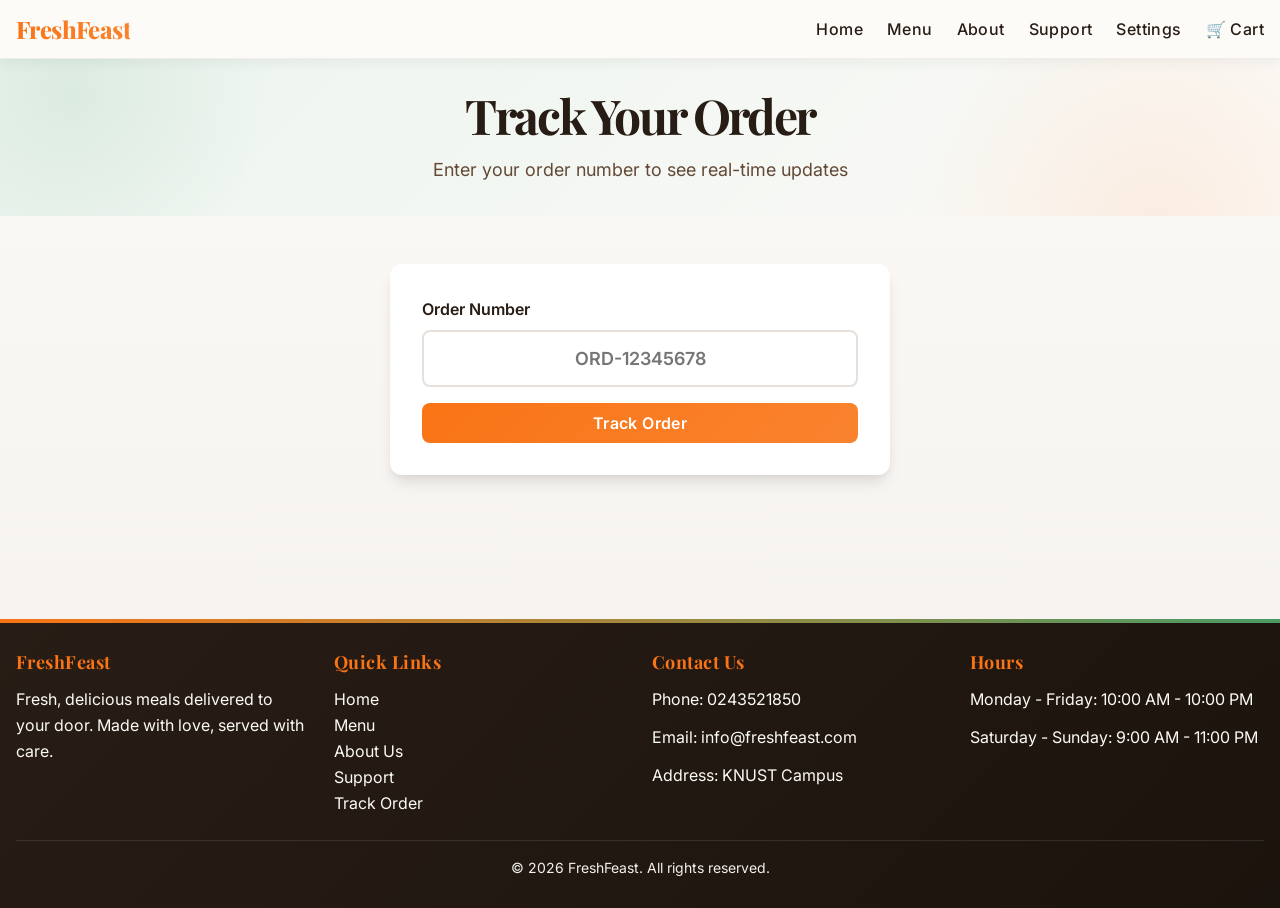
<file: track-order.html>
<!DOCTYPE html>
<html lang="en">
<head>
  <meta charset="UTF-8">
  <meta name="viewport" content="width=device-width, initial-scale=1.0">
  <meta name="description" content="Track your FreshFeast order in real-time">
  <title>Track Order - FreshFeast</title>
  <link rel="stylesheet" href="css/styles.css">
  <link rel="stylesheet" href="css/track-order.css">
</head>
<body>
  <!-- Navigation -->
  <nav class="navbar">
    <div class="container nav-container">
      <a href="index.html" class="logo">FreshFeast</a>
      
      <button class="mobile-menu-toggle" id="mobileMenuToggle" aria-label="Toggle menu">
        <span></span>
        <span></span>
        <span></span>
      </button>
      
      <ul class="nav-menu" id="navMenu">
        <li><a href="index.html" class="nav-link">Home</a></li>
        <li><a href="menu.html" class="nav-link">Menu</a></li>
        <li><a href="about.html" class="nav-link">About</a></li>
        <li><a href="support.html" class="nav-link">Support</a></li>
        <li><a href="preferences.html" class="nav-link">Settings</a></li>
        <li><a href="cart.html" class="nav-link" style="position: relative;">🛒 Cart <span class="cart-badge" style="position: absolute; top: -8px; right: -8px; background: var(--primary); color: white; border-radius: 50%; width: 20px; height: 20px; font-size: 12px; display: none; align-items: center; justify-content: center; font-weight: bold;">0</span></a></li>
      </ul>
    </div>
  </nav>

  <!-- Page Header -->
  <section class="hero" style="padding: var(--spacing-2xl) 0;">
    <div class="container">
      <h1 style="text-align: center;">Track Your Order</h1>
      <p style="text-align: center; max-width: 600px; margin: 0 auto;">Enter your order number to see real-time updates</p>
    </div>
  </section>

  <!-- Track Order Form -->
  <section class="section-padding">
    <div class="container">
      <div class="track-form-container">
        <form class="track-form" id="trackOrderForm">
          <div class="form-group">
            <label for="orderNumber">Order Number</label>
            <input type="text" id="trackOrderNumber" placeholder="ORD-12345678" required>
          </div>
          <button type="submit" class="btn btn-primary" style="width: 100%;">Track Order</button>
        </form>
      </div>

      <!-- Order Status (Hidden by default) -->
      <div class="order-status-container" id="orderStatusContainer" style="display: none;">
        <div class="order-header">
          <div>
            <h2>Order <span id="displayOrderNumber">#ORD-12345678</span></h2>
            <p>Placed on <span id="orderDate">March 3, 2026</span></p>
          </div>
          <div class="order-status-badge" id="orderStatusBadge">Preparing</div>
        </div>

        <!-- Progress Tracker -->
        <div class="order-timeline">
          <div class="timeline-item completed">
            <div class="timeline-icon">✓</div>
            <div class="timeline-content">
              <strong>Order Placed</strong>
              <p>We've received your order</p>
              <span class="timeline-time">2:30 PM</span>
            </div>
          </div>
          
          <div class="timeline-item completed">
            <div class="timeline-icon">✓</div>
            <div class="timeline-content">
              <strong>Order Confirmed</strong>
              <p>Restaurant is preparing your food</p>
              <span class="timeline-time">2:32 PM</span>
            </div>
          </div>
          
          <div class="timeline-item active">
            <div class="timeline-icon">🍳</div>
            <div class="timeline-content">
              <strong>Preparing</strong>
              <p>Your food is being prepared with care</p>
              <span class="timeline-time">In Progress</span>
            </div>
          </div>
          
          <div class="timeline-item">
            <div class="timeline-icon">🚚</div>
            <div class="timeline-content">
              <strong>Out for Delivery</strong>
              <p>Driver is on the way</p>
              <span class="timeline-time">Pending</span>
            </div>
          </div>
          
          <div class="timeline-item">
            <div class="timeline-icon">🎉</div>
            <div class="timeline-content">
              <strong>Delivered</strong>
              <p>Enjoy your meal!</p>
              <span class="timeline-time">Pending</span>
            </div>
          </div>
        </div>

        <!-- Order Details -->
        <div class="order-details-grid">
          <!-- Delivery Info -->
          <div class="detail-card">
            <h3>Delivery Address</h3>
            <p><strong>John Doe</strong></p>
            <p>KNUST Campus</p>
            <p style="margin-top: var(--spacing-md);"><strong>Phone:</strong> 0243521850</p>
          </div>

          <!-- Order Items -->
          <div class="detail-card">
            <h3>Order Items</h3>
            <div class="order-item-list">
              <div class="order-item-row">
                <span>2x Classic Smash Burger</span>
                <span>$29.98</span>
              </div>
              <div class="order-item-row">
                <span>1x Garden Fresh Bowl</span>
                <span>$16.99</span>
              </div>
              <div class="order-item-row">
                <span>1x Iced Coffee</span>
                <span>$5.99</span>
              </div>
              <div class="order-item-row" style="border-top: 2px solid var(--border); margin-top: var(--spacing-sm); padding-top: var(--spacing-sm); font-weight: 700;">
                <span>Total</span>
                <span style="color: var(--primary);">$52.96</span>
              </div>
            </div>
          </div>

          <!-- Driver Info (shown when out for delivery) -->
          <div class="detail-card">
            <h3>Estimated Delivery</h3>
            <div style="text-align: center; padding: var(--spacing-xl);">
              <div style="font-size: var(--text-4xl); font-weight: 700; color: var(--primary); margin-bottom: var(--spacing-sm);">15-20 min</div>
              <p>Your order will arrive soon!</p>
            </div>
          </div>

          <!-- Help -->
          <div class="detail-card">
            <h3>Need Help?</h3>
            <p style="margin-bottom: var(--spacing-md);">Have questions about your order?</p>
            <a href="support.html" class="btn btn-accent" style="width: 100%; text-align: center;">Contact Support</a>
          </div>
        </div>
      </div>
    </div>
  </section>

  <!-- Footer -->
  <footer class="footer">
    <div class="container">
      <div class="footer-content">
        <div class="footer-section">
          <h3>FreshFeast</h3>
          <p>Fresh, delicious meals delivered to your door. Made with love, served with care.</p>
        </div>
        
        <div class="footer-section">
          <h3>Quick Links</h3>
          <ul>
            <li><a href="index.html">Home</a></li>
            <li><a href="menu.html">Menu</a></li>
            <li><a href="about.html">About Us</a></li>
            <li><a href="support.html">Support</a></li>
            <li><a href="track-order.html">Track Order</a></li>
          </ul>
        </div>
        
        <div class="footer-section">
          <h3>Contact Us</h3>
          <p>Phone: 0243521850</p>
          <p>Email: info@freshfeast.com</p>
          <p>Address: KNUST Campus</p>
        </div>
        
        <div class="footer-section">
          <h3>Hours</h3>
          <p>Monday - Friday: 10:00 AM - 10:00 PM</p>
          <p>Saturday - Sunday: 9:00 AM - 11:00 PM</p>
        </div>
      </div>
      
      <div class="footer-bottom">
        <p>&copy; 2026 FreshFeast. All rights reserved.</p>
      </div>
    </div>
  </footer>

  <script src="js/script.js"></script>
</body>
</html>
</file>
<file: css/styles.css>
/* ===================================
   Main Stylesheet
   Project: 047 Restaurant Website
   =================================== */

@import url('variables.css');
@import url('https://fonts.googleapis.com/css2?family=Inter:wght@400;500;600;700&family=Playfair+Display:wght@600;700;800&display=swap');

/* Optimized font loading */
@font-face {
  font-family: 'Inter';
  font-display: swap;
}

@font-face {
  font-family: 'Playfair Display';
  font-display: swap;
}

/* ===================================
   Reset & Base Styles
   =================================== */

*,
*::before,
*::after {
  margin: 0;
  padding: 0;
  box-sizing: border-box;
}

html {
  scroll-behavior: smooth;
}

body {
  font-family: var(--font-primary);
  font-size: var(--text-base);
  line-height: var(--leading-relaxed);
  color: var(--foreground);
  background: linear-gradient(180deg, var(--background) 0%, var(--muted) 100%);
  background-attachment: fixed;
  overflow-x: hidden;
  -webkit-font-smoothing: antialiased;
  -moz-osx-font-smoothing: grayscale;
}

/* Fade-in animation for content */
@keyframes fadeInUp {
  from {
    opacity: 0;
    transform: translateY(30px);
  }
  to {
    opacity: 1;
    transform: translateY(0);
  }
}

.animate-on-scroll {
  animation: fadeInUp 0.8s ease-out forwards;
}

img {
  max-width: 100%;
  height: auto;
  display: block;
}

a {
  text-decoration: none;
  color: inherit;
  transition: var(--transition-base);
}

button {
  font-family: inherit;
  cursor: pointer;
  border: none;
  background: none;
  transition: var(--transition-base);
}

ul {
  list-style: none;
}

/* ===================================
   Typography
   =================================== */

h1, h2, h3, h4, h5, h6 {
  font-family: var(--font-heading);
  line-height: var(--leading-tight);
  letter-spacing: var(--tracking-tight);
  margin-bottom: var(--spacing-md);
  font-weight: 700;
}

h1 { 
  font-size: var(--text-5xl);
  line-height: var(--leading-none);
  letter-spacing: var(--tracking-tighter);
}

h2 { 
  font-size: var(--text-4xl);
  line-height: var(--leading-tight);
}

h3 { 
  font-size: var(--text-3xl);
}

h4 { 
  font-size: var(--text-2xl);
  line-height: var(--leading-snug);
}

h5 { 
  font-size: var(--text-xl);
  line-height: var(--leading-snug);
}

h6 { 
  font-size: var(--text-lg);
  line-height: var(--leading-normal);
  letter-spacing: var(--tracking-normal);
}

p {
  margin-bottom: var(--spacing-md);
  line-height: var(--leading-relaxed);
}

/* Optimized text rendering */
small {
  font-size: var(--text-sm);
  line-height: var(--leading-normal);
}

strong, b {
  font-weight: 600;
}

em, i {
  font-style: italic;
}

/* ===================================
   Utilities
   =================================== */

.container {
  max-width: var(--container-max-width);
  margin: 0 auto;
  padding: 0 var(--container-padding);
}

.btn {
  display: inline-block;
  padding: var(--spacing-md) var(--spacing-xl);
  border-radius: var(--radius-md);
  font-weight: 600;
  font-size: var(--text-base);
  line-height: var(--leading-none);
  letter-spacing: var(--tracking-wide);
  text-align: center;
  transition: var(--transition-base);
}

.btn-primary {
  background: linear-gradient(135deg, var(--primary) 0%, hsl(25, 95%, 58%) 100%);
  color: white;
  position: relative;
  overflow: hidden;
}

.btn-primary::before {
  content: '';
  position: absolute;
  top: 0;
  left: -100%;
  width: 100%;
  height: 100%;
  background: linear-gradient(90deg, transparent, rgba(255, 255, 255, 0.3), transparent);
  transition: left 0.5s;
}

.btn-primary:hover::before {
  left: 100%;
}

.btn-primary:hover {
  background: linear-gradient(135deg, hsl(25, 95%, 48%) 0%, hsl(25, 95%, 53%) 100%);
  transform: translateY(-2px);
  box-shadow: 0 10px 25px rgba(249, 115, 22, 0.4);
}

.btn-accent {
  background: linear-gradient(135deg, var(--accent) 0%, hsl(140, 35%, 50%) 100%);
  color: white;
  position: relative;
  overflow: hidden;
}

.btn-accent::before {
  content: '';
  position: absolute;
  top: 0;
  left: -100%;
  width: 100%;
  height: 100%;
  background: linear-gradient(90deg, transparent, rgba(255, 255, 255, 0.3), transparent);
  transition: left 0.5s;
}

.btn-accent:hover::before {
  left: 100%;
}

.btn-accent:hover {
  background: linear-gradient(135deg, hsl(140, 35%, 40%) 0%, hsl(140, 35%, 45%) 100%);
  transform: translateY(-2px);
  box-shadow: 0 10px 25px rgba(74, 153, 100, 0.4);
}

.section-padding {
  padding: var(--spacing-3xl) 0;
}

/* ===================================
   Navigation
   =================================== */

.navbar {
  background-color: rgba(253, 251, 248, 0.95);
  backdrop-filter: blur(10px);
  -webkit-backdrop-filter: blur(10px);
  border-bottom: 1px solid rgba(230, 224, 217, 0.5);
  padding: var(--spacing-lg) 0;
  position: sticky;
  top: 0;
  z-index: 1000;
  box-shadow: 0 4px 12px rgba(0, 0, 0, 0.05);
  transition: all 0.3s ease;
}

.navbar.scrolled {
  padding: var(--spacing-md) 0;
  background-color: rgba(253, 251, 248, 0.98);
  box-shadow: 0 4px 20px rgba(0, 0, 0, 0.1);
}

.nav-container {
  display: flex;
  justify-content: space-between;
  align-items: center;
}

.logo {
  font-family: var(--font-heading);
  font-size: var(--text-2xl);
  font-weight: 800;
  background: linear-gradient(135deg, var(--primary) 0%, hsl(25, 95%, 58%) 100%);
  -webkit-background-clip: text;
  -webkit-text-fill-color: transparent;
  background-clip: text;
  letter-spacing: var(--tracking-tight);
  line-height: var(--leading-none);
  transition: transform 0.3s ease;
}

.logo:hover {
  transform: scale(1.05);
}

.nav-menu {
  display: flex;
  gap: var(--spacing-xl);
}

.nav-link {
  font-weight: 500;
  font-size: var(--text-base);
  letter-spacing: var(--tracking-wide);
  color: var(--foreground);
  position: relative;
  padding-bottom: 2px;
}

.nav-link::after {
  content: '';
  position: absolute;
  bottom: 0;
  left: 50%;
  width: 0;
  height: 2px;
  background: linear-gradient(90deg, var(--primary), var(--accent));
  transition: all 0.3s ease;
  transform: translateX(-50%);
}

.nav-link:hover::after,
.nav-link.active::after {
  width: 100%;
}

.nav-link:hover,
.nav-link.active {
  color: var(--primary);
}

.mobile-menu-toggle {
  display: none;
  flex-direction: column;
  gap: 4px;
  padding: var(--spacing-sm);
}

.mobile-menu-toggle span {
  width: 24px;
  height: 3px;
  background-color: var(--foreground);
  border-radius: var(--radius-full);
  transition: var(--transition-base);
}

/* ===================================
   Hero Section
   =================================== */

.hero {
  background: linear-gradient(135deg, var(--secondary) 0%, var(--background) 100%);
  padding: var(--spacing-3xl) 0;
  text-align: center;
  position: relative;
  overflow: hidden;
}

.hero::before {
  content: '';
  position: absolute;
  top: -50%;
  right: -10%;
  width: 500px;
  height: 500px;
  background: radial-gradient(circle, rgba(249, 115, 22, 0.1) 0%, transparent 70%);
  border-radius: 50%;
  animation: float 6s ease-in-out infinite;
}

.hero::after {
  content: '';
  position: absolute;
  bottom: -50%;
  left: -10%;
  width: 400px;
  height: 400px;
  background: radial-gradient(circle, rgba(74, 153, 100, 0.1) 0%, transparent 70%);
  border-radius: 50%;
  animation: float 8s ease-in-out infinite reverse;
}

@keyframes float {
  0%, 100% {
    transform: translateY(0) rotate(0deg);
  }
  50% {
    transform: translateY(-20px) rotate(5deg);
  }
}

.hero-content {
  max-width: 800px;
  margin: 0 auto;
}

.hero h1 {
  margin-bottom: var(--spacing-lg);
  color: var(--foreground);
}

.hero p {
  font-size: var(--text-lg);
  line-height: var(--leading-relaxed);
  color: hsl(25, 30%, 30%);
  margin-bottom: var(--spacing-xl);
  max-width: 600px;
  margin-left: auto;
  margin-right: auto;
}

.hero-buttons {
  display: flex;
  gap: var(--spacing-md);
  justify-content: center;
  flex-wrap: wrap;
}

/* ===================================
   Footer
   =================================== */

.footer {
  background: linear-gradient(135deg, var(--foreground) 0%, hsl(25, 35%, 8%) 100%);
  color: var(--background);
  padding: var(--spacing-2xl) 0 var(--spacing-lg);
  margin-top: var(--spacing-3xl);
  position: relative;
  overflow: hidden;
}

.footer::before {
  content: '';
  position: absolute;
  top: 0;
  left: 0;
  right: 0;
  height: 4px;
  background: linear-gradient(90deg, var(--primary), var(--accent), var(--primary));
  background-size: 200% 100%;
  animation: gradientShift 3s ease infinite;
}

@keyframes gradientShift {
  0%, 100% {
    background-position: 0% 50%;
  }
  50% {
    background-position: 100% 50%;
  }
}

.footer-content {
  display: grid;
  grid-template-columns: repeat(auto-fit, minmax(250px, 1fr));
  gap: var(--spacing-xl);
  margin-bottom: var(--spacing-xl);
}

.footer-section h3 {
  color: var(--primary);
  font-size: var(--text-lg);
  margin-bottom: var(--spacing-md);
  letter-spacing: var(--tracking-wide);
}

.footer-bottom {
  text-align: center;
  padding-top: var(--spacing-lg);
  border-top: 1px solid hsla(30, 50%, 98%, 0.1);
  color: var(--muted);
  font-size: var(--text-sm);
  line-height: var(--leading-relaxed);
}

/* ===================================
   Home Page - Popular Meals
   =================================== */

.meals-grid {
  display: grid;
  grid-template-columns: repeat(auto-fill, minmax(260px, 1fr));
  gap: var(--spacing-xl);
}

.meal-card {
  background-color: white;
  border-radius: var(--radius-lg);
  overflow: hidden;
  box-shadow: 0 4px 6px rgba(0, 0, 0, 0.07), 0 0 0 1px rgba(0, 0, 0, 0.04);
  transition: all 0.3s cubic-bezier(0.4, 0, 0.2, 1);
  position: relative;
}

.meal-card::before {
  content: '';
  position: absolute;
  top: 0;
  left: 0;
  right: 0;
  bottom: 0;
  border-radius: var(--radius-lg);
  background: linear-gradient(135deg, rgba(249, 115, 22, 0.05) 0%, rgba(74, 153, 100, 0.05) 100%);
  opacity: 0;
  transition: opacity 0.3s;
  pointer-events: none;
}

.meal-card:hover {
  transform: translateY(-8px) scale(1.02);
  box-shadow: 0 20px 40px rgba(0, 0, 0, 0.12), 0 0 0 1px rgba(249, 115, 22, 0.1);
}

.meal-card:hover::before {
  opacity: 1;
}

.meal-card-image {
  width: 100%;
  height: 200px;
  object-fit: cover;
  transition: transform 0.3s cubic-bezier(0.4, 0, 0.2, 1);
}

.meal-card:hover .meal-card-image {
  transform: scale(1.1);
}

.meal-card-content {
  padding: var(--spacing-lg);
}

.meal-card-header {
  display: flex;
  justify-content: space-between;
  align-items: flex-start;
  margin-bottom: var(--spacing-sm);
}

.meal-card-title {
  font-family: var(--font-heading);
  font-size: var(--text-lg);
  font-weight: 700;
  line-height: var(--leading-snug);
  letter-spacing: var(--tracking-tight);
  margin: 0;
}

.meal-card-rating {
  display: flex;
  align-items: center;
  gap: 4px;
  color: var(--primary);
  font-size: var(--text-sm);
  font-weight: 600;
}

.meal-card-description {
  font-size: var(--text-sm);
  line-height: var(--leading-relaxed);
  color: hsl(25, 30%, 40%);
  margin-bottom: var(--spacing-md);
}

.meal-card-footer {
  display: flex;
  justify-content: space-between;
  align-items: center;
}

.meal-card-price {
  font-size: var(--text-xl);
  font-weight: 700;
  color: var(--primary);
}

.meal-card-add {
  padding: var(--spacing-sm) var(--spacing-lg);
  border: 2px solid var(--primary);
  color: var(--primary);
  background-color: transparent;
  border-radius: var(--radius-md);
  font-weight: 600;
  font-size: var(--text-sm);
  letter-spacing: var(--tracking-wide);
  line-height: var(--leading-none);
  position: relative;
  overflow: hidden;
  transition: all 0.3s ease;
}

.meal-card-add::before {
  content: '';
  position: absolute;
  top: 50%;
  left: 50%;
  width: 0;
  height: 0;
  background: var(--primary);
  border-radius: 50%;
  transform: translate(-50%, -50%);
  transition: width 0.5s ease, height 0.5s ease;
}

.meal-card-add:hover::before {
  width: 300px;
  height: 300px;
}

.meal-card-add:hover {
  color: white;
  border-color: var(--primary);
  transform: translateY(-2px);
  box-shadow: 0 4px 12px rgba(249, 115, 22, 0.3);
}

.meal-card-add span {
  position: relative;
  z-index: 1;
}

/* ===================================
   Home Page - Features
   =================================== */

.features-grid {
  display: grid;
  grid-template-columns: repeat(auto-fit, minmax(250px, 1fr));
  gap: var(--spacing-xl);
}

.feature-card {
  text-align: center;
  padding: var(--spacing-xl);
  background: linear-gradient(135deg, white 0%, var(--muted) 100%);
  border-radius: var(--radius-lg);
  box-shadow: 0 4px 6px rgba(0, 0, 0, 0.07);
  transition: all 0.3s cubic-bezier(0.4, 0, 0.2, 1);
  border: 1px solid rgba(249, 115, 22, 0.1);
}

.feature-card:hover {
  box-shadow: 0 12px 24px rgba(0, 0, 0, 0.1);
  transform: translateY(-8px);
  border-color: rgba(249, 115, 22, 0.3);
}

.feature-icon {
  font-size: 3rem;
  margin-bottom: var(--spacing-md);
  display: inline-block;
  transition: transform 0.3s cubic-bezier(0.4, 0, 0.2, 1);
}

.feature-card:hover .feature-icon {
  transform: scale(1.2) rotate(5deg);
}

.feature-card h3 {
  font-size: var(--text-xl);
  line-height: var(--leading-snug);
  letter-spacing: var(--tracking-tight);
  margin-bottom: var(--spacing-sm);
}

.feature-card p {
  font-size: var(--text-sm);
  line-height: var(--leading-relaxed);
  color: hsl(25, 30%, 40%);
  margin: 0;
}

/* ===================================
   Home Page - How It Works
   =================================== */

.how-it-works-grid {
  display: grid;
  grid-template-columns: repeat(auto-fit, minmax(300px, 1fr));
  gap: var(--spacing-2xl);
}

.step-card {
  text-align: center;
  background-color: white;
  padding: var(--spacing-2xl);
  border-radius: var(--radius-lg);
  box-shadow: var(--shadow-sm);
  transition: var(--transition-base);
}

.step-card:hover {
  box-shadow: var(--shadow-md);
}

.step-number {
  width: 60px;
  height: 60px;
  background: linear-gradient(135deg, var(--primary) 0%, hsl(25, 95%, 58%) 100%);
  color: white;
  border-radius: 50%;
  display: flex;
  align-items: center;
  justify-content: center;
  font-size: var(--text-2xl);
  font-weight: 700;
  margin: 0 auto var(--spacing-lg);
  box-shadow: 0 4px 12px rgba(249, 115, 22, 0.3);
  transition: all 0.3s cubic-bezier(0.4, 0, 0.2, 1);
}

.step-card:hover .step-number {
  transform: scale(1.1);
  box-shadow: 0 8px 20px rgba(249, 115, 22, 0.4);
}

.step-card h3 {
  font-size: var(--text-xl);
  line-height: var(--leading-snug);
  letter-spacing: var(--tracking-tight);
  margin-bottom: var(--spacing-sm);
}

.step-card p {
  font-size: var(--text-sm);
  line-height: var(--leading-relaxed);
  color: hsl(25, 30%, 40%);
  margin: 0;
}

/* ===================================
   Responsive Design
   =================================== */

@media (max-width: 768px) {
  .mobile-menu-toggle {
    display: flex;
  }

  .nav-menu {
    position: absolute;
    top: 100%;
    left: 0;
    right: 0;
    background-color: var(--background);
    flex-direction: column;
    padding: var(--spacing-lg);
    border-top: 1px solid var(--border);
    box-shadow: var(--shadow-lg);
    transform: translateY(-100%);
    opacity: 0;
    visibility: hidden;
    transition: var(--transition-base);
  }

  .nav-menu.active {
    transform: translateY(0);
    opacity: 1;
    visibility: visible;
  }

  /* Typography already scales with clamp() */
  body {
    font-size: var(--text-base);
  }

  .hero-buttons {
    flex-direction: column;
    align-items: center;
  }
  
  .btn {
    width: 100%;
    max-width: 300px;
  }

  .meals-grid,
  .features-grid {
    grid-template-columns: 1fr;
  }
  
  .how-it-works-grid {
    grid-template-columns: 1fr;
    gap: var(--spacing-xl);
  }
  
  .footer-content {
    grid-template-columns: 1fr;
    gap: var(--spacing-lg);
  }
  
  h1 {
    font-size: clamp(2rem, 8vw, var(--text-5xl));
  }
  
  h2 {
    font-size: clamp(1.75rem, 6vw, var(--text-4xl));
  }
}

@media (max-width: 480px) {
  .container {
    padding-left: var(--spacing-md);
    padding-right: var(--spacing-md);
  }
  
  .meal-card-content {
    padding: var(--spacing-md);
  }
  
  .feature-card,
  .step-card {
    padding: var(--spacing-lg);
  }
}

/* ===================================
   Typography Utilities
   =================================== */

/* Line Height Utilities */
.leading-none { line-height: var(--leading-none); }
.leading-tight { line-height: var(--leading-tight); }
.leading-snug { line-height: var(--leading-snug); }
.leading-normal { line-height: var(--leading-normal); }
.leading-relaxed { line-height: var(--leading-relaxed); }
.leading-loose { line-height: var(--leading-loose); }

/* Letter Spacing Utilities */
.tracking-tighter { letter-spacing: var(--tracking-tighter); }
.tracking-tight { letter-spacing: var(--tracking-tight); }
.tracking-normal { letter-spacing: var(--tracking-normal); }
.tracking-wide { letter-spacing: var(--tracking-wide); }
.tracking-wider { letter-spacing: var(--tracking-wider); }
.tracking-widest { letter-spacing: var(--tracking-widest); }

/* Text Weight Utilities */
.font-normal { font-weight: 400; }
.font-medium { font-weight: 500; }
.font-semibold { font-weight: 600; }
.font-bold { font-weight: 700; }
.font-extrabold { font-weight: 800; }

/* Text Size Utilities */
.text-xs { font-size: var(--text-xs); }
.text-sm { font-size: var(--text-sm); }
.text-base { font-size: var(--text-base); }
.text-lg { font-size: var(--text-lg); }
.text-xl { font-size: var(--text-xl); }
.text-2xl { font-size: var(--text-2xl); }
.text-3xl { font-size: var(--text-3xl); }
.text-4xl { font-size: var(--text-4xl); }
.text-5xl { font-size: var(--text-5xl); }
</file>
<file: css/cart.css>
/* ===================================
   Cart Page Styles
   =================================== */

.cart-page-layout {
  display: grid;
  grid-template-columns: 1fr 400px;
  gap: var(--spacing-2xl);
  padding: var(--spacing-2xl) 0;
}

.cart-page-title {
  font-size: var(--text-4xl);
  margin-bottom: var(--spacing-xl);
}

.cart-page-title span {
  color: var(--primary);
}

/* Cart Items List */
.cart-items-list {
  background-color: white;
  border-radius: var(--radius-lg);
  padding: var(--spacing-xl);
  box-shadow: var(--shadow-md);
}

.cart-page-item {
  display: grid;
  grid-template-columns: auto 1fr auto;
  gap: var(--spacing-lg);
  padding: var(--spacing-lg);
  border-bottom: 1px solid var(--border);
  align-items: center;
}

.cart-page-item:last-child {
  border-bottom: none;
}

.cart-page-item-image {
  width: 100px;
  height: 100px;
  border-radius: var(--radius-lg);
  object-fit: cover;
}

.cart-page-item-info {
  flex: 1;
}

.cart-page-item-name {
  font-family: var(--font-heading);
  font-size: var(--text-xl);
  font-weight: 700;
  line-height: var(--leading-snug);
  letter-spacing: var(--tracking-tight);
  margin-bottom: var(--spacing-xs);
  color: var(--foreground);
}

.cart-page-item-price {
  font-size: var(--text-lg);
  font-weight: 600;
  color: var(--primary);
  margin-bottom: var(--spacing-md);
}

.cart-page-item-controls {
  display: flex;
  align-items: center;
  gap: var(--spacing-md);
}

.cart-page-quantity {
  display: flex;
  align-items: center;
  gap: var(--spacing-md);
  background-color: var(--muted);
  border-radius: var(--radius-full);
  padding: var(--spacing-xs) var(--spacing-md);
}

.cart-page-quantity button {
  width: 32px;
  height: 32px;
  border-radius: 50%;
  border: 2px solid var(--primary);
  background-color: white;
  color: var(--primary);
  font-size: var(--text-lg);
  font-weight: 600;
  display: flex;
  align-items: center;
  justify-content: center;
  transition: var(--transition-base);
}

.cart-page-quantity button:hover {
  background-color: var(--primary);
  color: white;
}

.cart-page-quantity span {
  min-width: 30px;
  text-align: center;
  font-weight: 600;
  font-size: var(--text-lg);  line-height: var(--leading-none);}

.cart-page-remove {
  background-color: transparent;
  color: hsl(0, 70%, 50%);
  padding: var(--spacing-sm);
  font-size: var(--text-xl);
  display: flex;
  align-items: center;
  justify-content: center;
  width: 40px;
  height: 40px;
  border-radius: 50%;
  transition: var(--transition-base);
}

.cart-page-remove:hover {
  background-color: hsl(0, 70%, 95%);
}

.continue-shopping {
  margin-top: var(--spacing-xl);
}

.continue-shopping a {
  color: var(--primary);
  font-weight: 600;
  display: inline-flex;
  align-items: center;
  gap: var(--spacing-sm);
  transition: var(--transition-base);
}

.continue-shopping a:hover {
  gap: var(--spacing-md);
}

/* Order Summary Sidebar */
.order-summary-card {
  background-color: white;
  border-radius: var(--radius-lg);
  padding: var(--spacing-xl);
  box-shadow: var(--shadow-lg);
  position: sticky;
  top: calc(var(--spacing-xl) + 60px);
  height: fit-content;
}

.order-summary-card h2 {
  font-size: var(--text-2xl);
  margin-bottom: var(--spacing-xl);
  padding-bottom: var(--spacing-md);
  border-bottom: 2px solid var(--border);
}

.summary-row {
  display: flex;
  justify-content: space-between;
  align-items: center;
  margin-bottom: var(--spacing-md);
  font-size: var(--text-base);
  color: var(--foreground);
}

.summary-row.total {
  font-size: var(--text-xl);
  font-weight: 700;
  padding-top: var(--spacing-md);
  border-top: 2px solid var(--border);
  margin-top: var(--spacing-md);
  margin-bottom: var(--spacing-xl);
}

.summary-row.total span:last-child {
  color: var(--primary);
}

/* Promo Code */
.promo-code {
  margin-bottom: var(--spacing-xl);
}

.promo-code-input {
  display: flex;
  gap: var(--spacing-sm);
}

.promo-code-input input {
  flex: 1;
  padding: var(--spacing-md);
  border: 2px solid var(--border);
  border-radius: var(--radius-md);
  font-family: inherit;
  font-size: var(--text-base);
}

.promo-code-input button {
  padding: var(--spacing-md) var(--spacing-lg);
  background-color: var(--accent);
  color: white;
  border-radius: var(--radius-md);
  font-weight: 600;
  white-space: nowrap;
}

.promo-code-input button:hover {
  background-color: hsl(140, 35%, 40%);
}

.checkout-btn {
  width: 100%;
  padding: var(--spacing-lg);
  background-color: var(--primary);
  color: white;
  border-radius: var(--radius-md);
  font-weight: 700;
  font-size: var(--text-lg);
  display: flex;
  align-items: center;
  justify-content: center;
  gap: var(--spacing-sm);
  transition: var(--transition-base);
}

.checkout-btn:hover {
  background-color: hsl(25, 95%, 48%);
  transform: translateY(-2px);
  box-shadow: var(--shadow-lg);
}

/* Empty Cart */
.empty-cart-message {
  text-align: center;
  padding: var(--spacing-3xl) var(--spacing-xl);
}

.empty-cart-message h2 {
  color: var(--foreground);
  margin-bottom: var(--spacing-md);
}

.empty-cart-message p {
  color: hsl(25, 30%, 50%);
  margin-bottom: var(--spacing-xl);
}

/* Responsive */
@media (max-width: 768px) {
  .cart-page-layout {
    grid-template-columns: 1fr;
  }

  .order-summary-card {
    position: static;
  }

  .cart-page-item {
    grid-template-columns: 1fr;
    text-align: center;
  }

  .cart-page-item-image {
    margin: 0 auto;
  }

  .cart-page-item-controls {
    justify-content: center;
  }
}
</file>
<file: css/preferences.css>
/* ===================================
   Preferences/Settings Page Styles
   =================================== */

.preferences-layout {
  display: grid;
  grid-template-columns: 250px 1fr;
  gap: var(--spacing-2xl);
  align-items: start;
}

/* Settings Sidebar */
.settings-sidebar {
  position: sticky;
  top: calc(var(--spacing-xl) + 60px);
}

.settings-nav {
  background-color: white;
  border-radius: var(--radius-lg);
  padding: var(--spacing-md);
  box-shadow: var(--shadow-sm);
}

.settings-nav-item {
  display: flex;
  align-items: center;
  gap: var(--spacing-md);
  padding: var(--spacing-md);
  border-radius: var(--radius-md);
  color: var(--foreground);
  font-weight: 500;
  transition: var(--transition-base);
  margin-bottom: var(--spacing-xs);
}

.settings-nav-item span {
  font-size: var(--text-xl);
}

.settings-nav-item:hover {
  background-color: var(--muted);
}

.settings-nav-item.active {
  background-color: var(--primary);
  color: white;
}

/* Settings Content */
.settings-content {
  background-color: white;
  border-radius: var(--radius-lg);
  padding: var(--spacing-2xl);
  box-shadow: var(--shadow-md);
}

.settings-section {
  display: none;
}

.settings-section.active {
  display: block;
}

.settings-section h2 {
  margin-bottom: var(--spacing-xl);
  padding-bottom: var(--spacing-md);
  border-bottom: 2px solid var(--border);
  line-height: var(--leading-tight);
  letter-spacing: var(--tracking-tight);
}

.section-description {
  color: hsl(25, 30%, 40%);
  line-height: var(--leading-relaxed);
  margin-bottom: var(--spacing-xl);
}

/* Settings Form */
.settings-form .form-row {
  display: grid;
  grid-template-columns: 1fr 1fr;
  gap: var(--spacing-lg);
}

.settings-form .form-group {
  margin-bottom: var(--spacing-lg);
}

.settings-form label {
  display: block;
  font-weight: 600;
  margin-bottom: var(--spacing-xs);
}

.settings-form input,
.settings-form select,
.form-textarea {
  width: 100%;
  padding: var(--spacing-md);
  border: 2px solid var(--border);
  border-radius: var(--radius-md);
  font-family: inherit;
  font-size: var(--text-base);
  transition: var(--transition-base);
}

.settings-form input:focus,
.settings-form select:focus,
.form-textarea:focus {
  outline: none;
  border-color: var(--primary);
}

/* Preference Cards */
.preference-grid {
  display: grid;
  grid-template-columns: repeat(auto-fill, minmax(150px, 1fr));
  gap: var(--spacing-lg);
}

.preference-card {
  display: flex;
  flex-direction: column;
  align-items: center;
  gap: var(--spacing-sm);
  padding: var(--spacing-xl);
  border: 2px solid var(--border);
  border-radius: var(--radius-lg);
  cursor: pointer;
  transition: var(--transition-base);
  background-color: white;
}

.preference-card:hover {
  border-color: var(--primary);
  box-shadow: var(--shadow-sm);
}

.preference-card input[type="checkbox"] {
  display: none;
}

.preference-card input[type="checkbox"]:checked + .preference-icon {
  transform: scale(1.2);
}

.preference-card input[type="checkbox"]:checked ~ .preference-label {
  font-weight: 700;
  color: var(--primary);
}

.preference-card:has(input:checked) {
  border-color: var(--primary);
  background-color: var(--secondary);
}

.preference-icon {
  font-size: 3rem;
  transition: var(--transition-base);
}

.preference-label {
  font-weight: 600;
  text-align: center;
}

/* Allergy Tags */
.allergy-tags {
  display: flex;
  flex-wrap: wrap;
  gap: var(--spacing-md);
  margin-top: var(--spacing-md);
}

.tag-checkbox {
  display: inline-flex;
  align-items: center;
  gap: var(--spacing-sm);
  padding: var(--spacing-sm) var(--spacing-lg);
  border: 2px solid var(--border);
  border-radius: var(--radius-full);
  cursor: pointer;
  transition: var(--transition-base);
  background-color: white;
}

.tag-checkbox:hover {
  border-color: var(--primary);
}

.tag-checkbox input[type="checkbox"] {
  display: none;
}

.tag-checkbox:has(input:checked) {
  border-color: var(--primary);
  background-color: var(--primary);
  color: white;
}

/* Toggle Switch */
.toggle-list {
  display: flex;
  flex-direction: column;
  gap: var(--spacing-lg);
}

.toggle-item {
  display: flex;
  justify-content: space-between;
  align-items: center;
  padding: var(--spacing-lg);
  border: 1px solid var(--border);
  border-radius: var(--radius-md);
  background-color: var(--background);
}

.toggle-item strong {
  display: block;
  margin-bottom: var(--spacing-xs);
  font-size: var(--text-lg);
  line-height: var(--leading-snug);
  letter-spacing: var(--tracking-tight);
}

.toggle-item p {
  margin: 0;
  color: hsl(25, 30%, 40%);
  font-size: var(--text-sm);
  line-height: var(--leading-relaxed);
}

.toggle-switch {
  position: relative;
  display: inline-block;
  width: 52px;
  height: 28px;
  flex-shrink: 0;
}

.toggle-switch input {
  opacity: 0;
  width: 0;
  height: 0;
}

.toggle-slider {
  position: absolute;
  cursor: pointer;
  inset: 0;
  background-color: var(--border);
  border-radius: var(--radius-full);
  transition: var(--transition-base);
}

.toggle-slider:before {
  position: absolute;
  content: "";
  height: 20px;
  width: 20px;
  left: 4px;
  bottom: 4px;
  background-color: white;
  border-radius: 50%;
  transition: var(--transition-base);
}

.toggle-switch input:checked + .toggle-slider {
  background-color: var(--accent);
}

.toggle-switch input:checked + .toggle-slider:before {
  transform: translateX(24px);
}

/* Address Cards */
.address-list {
  display: grid;
  gap: var(--spacing-lg);
}

.address-card {
  position: relative;
  padding: var(--spacing-xl);
  border: 2px solid var(--border);
  border-radius: var(--radius-lg);
  background-color: white;
}

.address-badge {
  position: absolute;
  top: var(--spacing-md);
  right: var(--spacing-md);
  padding: var(--spacing-xs) var(--spacing-md);
  background-color: var(--accent);
  color: white;
  border-radius: var(--radius-full);
  font-size: var(--text-xs);
  font-weight: 700;
}

.address-card strong {
  display: block;
  font-size: var(--text-lg);
  margin-bottom: var(--spacing-sm);
}

.address-card p {
  margin: 0;
  color: hsl(25, 30%, 40%);
}

.address-actions {
  display: flex;
  gap: var(--spacing-lg);
  margin-top: var(--spacing-md);
}

.btn-link {
  background: none;
  border: none;
  color: var(--primary);
  font-weight: 600;
  cursor: pointer;
  padding: 0;
}

.btn-link:hover {
  text-decoration: underline;
}

/* Payment Cards */
.payment-list {
  display: grid;
  gap: var(--spacing-lg);
}

.payment-card {
  display: flex;
  align-items: center;
  gap: var(--spacing-lg);
  padding: var(--spacing-xl);
  border: 2px solid var(--border);
  border-radius: var(--radius-lg);
  background-color: white;
}

.payment-icon {
  font-size: 2.5rem;
  width: 60px;
  height: 60px;
  display: flex;
  align-items: center;
  justify-content: center;
  background-color: var(--muted);
  border-radius: var(--radius-md);
}

.payment-info {
  flex: 1;
}

.payment-info strong {
  display: block;
  font-size: var(--text-lg);
  margin-bottom: var(--spacing-xs);
}

.payment-info p {
  margin: 0;
  color: hsl(25, 30%, 40%);
}

.payment-badge {
  padding: var(--spacing-xs) var(--spacing-md);
  background-color: var(--accent);
  color: white;
  border-radius: var(--radius-full);
  font-size: var(--text-xs);
  font-weight: 700;
}

/* Action Buttons */
.action-buttons {
  display: flex;
  flex-wrap: wrap;
  gap: var(--spacing-md);
}

/* Responsive */
@media (max-width: 768px) {
  .preferences-layout {
    grid-template-columns: 1fr;
  }

  .settings-sidebar {
    position: static;
  }

  .settings-nav {
    display: grid;
    grid-template-columns: repeat(auto-fit, minmax(120px, 1fr));
  }

  .settings-form .form-row {
    grid-template-columns: 1fr;
  }

  .preference-grid {
    grid-template-columns: repeat(auto-fill, minmax(120px, 1fr));
  }
}
</file>
<file: css/support.css>
/* ===================================
   Support Page Styles
   =================================== */

.support-layout {
  display: grid;
  grid-template-columns: 1fr 400px;
  gap: var(--spacing-2xl);
}

.contact-section h2,
.info-sidebar h3 {
  margin-bottom: var(--spacing-lg);
}

/* Contact Form */
.contact-form {
  background-color: white;
  padding: var(--spacing-2xl);
  border-radius: var(--radius-lg);
  box-shadow: var(--shadow-md);
}

.contact-form .form-group {
  margin-bottom: var(--spacing-lg);
}

.contact-form label {
  display: block;
  font-weight: 600;
  margin-bottom: var(--spacing-xs);
  color: var(--foreground);
}

.contact-form input,
.contact-form select,
.contact-form textarea {
  width: 100%;
  padding: var(--spacing-md);
  border: 2px solid var(--border);
  border-radius: var(--radius-md);
  font-family: inherit;
  font-size: var(--text-base);
  line-height: var(--leading-normal);
  transition: var(--transition-base);
}

.contact-form input:focus,
.contact-form select:focus,
.contact-form textarea:focus {
  outline: none;
  border-color: var(--primary);
}

.contact-form select {
  cursor: pointer;
  appearance: none;
  background-image: url("data:image/svg+xml,%3Csvg width='12' height='8' viewBox='0 0 12 8' fill='none' xmlns='http://www.w3.org/2000/svg'%3E%3Cpath d='M1 1L6 6L11 1' stroke='%23271D14' stroke-width='2' stroke-linecap='round'/%3E%3C/svg%3E");
  background-repeat: no-repeat;
  background-position: right 1rem center;
  padding-right: 3rem;
}

/* Info Sidebar */
.info-sidebar {
  display: flex;
  flex-direction: column;
  gap: var(--spacing-lg);
}

.info-card {
  background-color: white;
  padding: var(--spacing-xl);
  border-radius: var(--radius-lg);
  box-shadow: var(--shadow-sm);
}

.contact-methods {
  display: flex;
  flex-direction: column;
  gap: var(--spacing-lg);
}

.contact-method {
  padding-bottom: var(--spacing-lg);
  border-bottom: 1px solid var(--border);
}

.contact-method:last-child {
  border-bottom: none;
  padding-bottom: 0;
}

.contact-method strong {
  display: block;
  margin-bottom: var(--spacing-xs);
  font-size: var(--text-lg);
}

.contact-method p {
  margin: 0 0 var(--spacing-xs);
  font-size: var(--text-lg);
  color: var(--foreground);
  font-weight: 600;
}

.availability {
  display: inline-block;
  padding: var(--spacing-xs) var(--spacing-sm);
  background-color: var(--accent);
  color: white;
  border-radius: var(--radius-full);
  font-size: var(--text-xs);
  font-weight: 600;
}

.hours-list {
  display: flex;
  flex-direction: column;
  gap: var(--spacing-sm);
}

.hours-item {
  display: flex;
  justify-content: space-between;
  padding: var(--spacing-sm) 0;
}

.hours-item span:first-child {
  font-weight: 600;
}

/* FAQ Section */
.faq-grid {
  display: grid;
  grid-template-columns: repeat(auto-fill, minmax(350px, 1fr));
  gap: var(--spacing-xl);
}

.faq-item {
  background-color: white;
  padding: var(--spacing-xl);
  border-radius: var(--radius-lg);
  box-shadow: var(--shadow-sm);
  transition: var(--transition-base);
}

.faq-item:hover {
  box-shadow: var(--shadow-md);
  transform: translateY(-2px);
}

.faq-item h3 {
  color: var(--primary);
  margin-bottom: var(--spacing-md);
  font-size: var(--text-lg);
  line-height: var(--leading-snug);
  letter-spacing: var(--tracking-tight);
}

.faq-item p {
  margin: 0;
  line-height: var(--leading-relaxed);
  color: hsl(25, 30%, 40%);
}

/* Responsive */
@media (max-width: 768px) {
  .support-layout {
    grid-template-columns: 1fr;
  }

  .faq-grid {
    grid-template-columns: 1fr;
  }
}
</file>
<file: css/track-order.css>
/* ===================================
   Track Order Page Styles
   =================================== */

.track-form-container {
  max-width: 500px;
  margin: 0 auto var(--spacing-3xl);
}

.track-form {
  background-color: white;
  padding: var(--spacing-2xl);
  border-radius: var(--radius-lg);
  box-shadow: var(--shadow-lg);
}

.track-form .form-group {
  margin-bottom: var(--spacing-lg);
}

.track-form label {
  display: block;
  font-weight: 600;
  margin-bottom: var(--spacing-sm);
}

.track-form input {
  width: 100%;
  padding: var(--spacing-lg);
  border: 2px solid var(--border);
  border-radius: var(--radius-md);
  font-family: inherit;
  font-size: var(--text-lg);
  text-align: center;
  font-weight: 600;
  transition: var(--transition-base);
}

.track-form input:focus {
  outline: none;
  border-color: var(--primary);
}

/* Order Status Container */
.order-status-container {
  max-width: 1000px;
  margin: 0 auto;
}

.order-header {
  display: flex;
  justify-content: space-between;
  align-items: center;
  margin-bottom: var(--spacing-2xl);
  padding: var(--spacing-xl);
  background-color: white;
  border-radius: var(--radius-lg);
  box-shadow: var(--shadow-sm);
}

.order-header h2 {
  margin: 0 0 var(--spacing-xs);
  font-size: var(--text-3xl);
}

.order-header p {
  margin: 0;
  color: hsl(25, 30%, 40%);
}

.order-status-badge {
  padding: var(--spacing-sm) var(--spacing-xl);
  background-color: var(--primary);
  color: white;
  border-radius: var(--radius-full);
  font-weight: 700;
  font-size: var(--text-lg);
  line-height: var(--leading-none);
  letter-spacing: var(--tracking-wide);
}

/* Order Timeline */
.order-timeline {
  background-color: white;
  padding: var(--spacing-2xl);
  border-radius: var(--radius-lg);
  box-shadow: var(--shadow-sm);
  margin-bottom: var(--spacing-2xl);
}

.timeline-item {
  display: grid;
  grid-template-columns: auto 1fr;
  gap: var(--spacing-lg);
  padding: var(--spacing-lg) 0;
  position: relative;
}

.timeline-item:not(:last-child)::before {
  content: '';
  position: absolute;
  left: 30px;
  top: 70px;
  width: 3px;
  height: calc(100% - 40px);
  background-color: var(--border);
}

.timeline-item.completed::before {
  background-color: var(--accent);
}

.timeline-icon {
  width: 60px;
  height: 60px;
  border-radius: 50%;
  background-color: var(--muted);
  border: 3px solid var(--border);
  display: flex;
  align-items: center;
  justify-content: center;
  font-size: var(--text-2xl);
  font-weight: 700;
  z-index: 1;
  position: relative;
}

.timeline-item.completed .timeline-icon {
  background-color: var(--accent);
  color: white;
  border-color: var(--accent);
}

.timeline-item.active .timeline-icon {
  background-color: var(--primary);
  border-color: var(--primary);
  animation: pulse 2s infinite;
}

@keyframes pulse {
  0%, 100% {
    box-shadow: 0 0 0 0 rgba(249, 115, 22, 0.7);
  }
  50% {
    box-shadow: 0 0 0 10px rgba(249, 115, 22, 0);
  }
}

.timeline-content {
  padding-top: var(--spacing-sm);
}

.timeline-content strong {
  display: block;
  font-size: var(--text-xl);
  line-height: var(--leading-snug);
  letter-spacing: var(--tracking-tight);
  margin-bottom: var(--spacing-xs);
}

.timeline-content p {
  margin: 0 0 var(--spacing-xs);
  line-height: var(--leading-relaxed);
  color: hsl(25, 30%, 40%);
}

.timeline-time {
  display: inline-block;
  padding: var(--spacing-xs) var(--spacing-sm);
  background-color: var(--muted);
  border-radius: var(--radius-sm);
  font-size: var(--text-sm);
  font-weight: 600;
  color: var(--foreground);
}

/* Order Details Grid */
.order-details-grid {
  display: grid;
  grid-template-columns: repeat(auto-fit, minmax(280px, 1fr));
  gap: var(--spacing-lg);
}

.detail-card {
  background-color: white;
  padding: var(--spacing-xl);
  border-radius: var(--radius-lg);
  box-shadow: var(--shadow-sm);
}

.detail-card h3 {
  margin-bottom: var(--spacing-md);
  padding-bottom: var(--spacing-sm);
  border-bottom: 2px solid var(--border);
  color: var(--primary);
  line-height: var(--leading-snug);
  letter-spacing: var(--tracking-tight);
}

.detail-card p {
  margin: 0 0 var(--spacing-xs);
  line-height: var(--leading-relaxed);
}

.order-item-list {
  display: flex;
  flex-direction: column;
  gap: var(--spacing-sm);
}

.order-item-row {
  display: flex;
  justify-content: space-between;
  padding: var(--spacing-sm) 0;
}

/* Responsive */
@media (max-width: 768px) {
  .order-header {
    flex-direction: column;
    text-align: center;
    gap: var(--spacing-md);
  }

  .timeline-item {
    grid-template-columns: auto 1fr;
    gap: var(--spacing-md);
  }

  .timeline-icon {
    width: 50px;
    height: 50px;
    font-size: var(--text-lg);
  }

  .timeline-item:not(:last-child)::before {
    left: 24.5px;
    top: 60px;
  }

  .order-details-grid {
    grid-template-columns: 1fr;
  }
}
</file>
